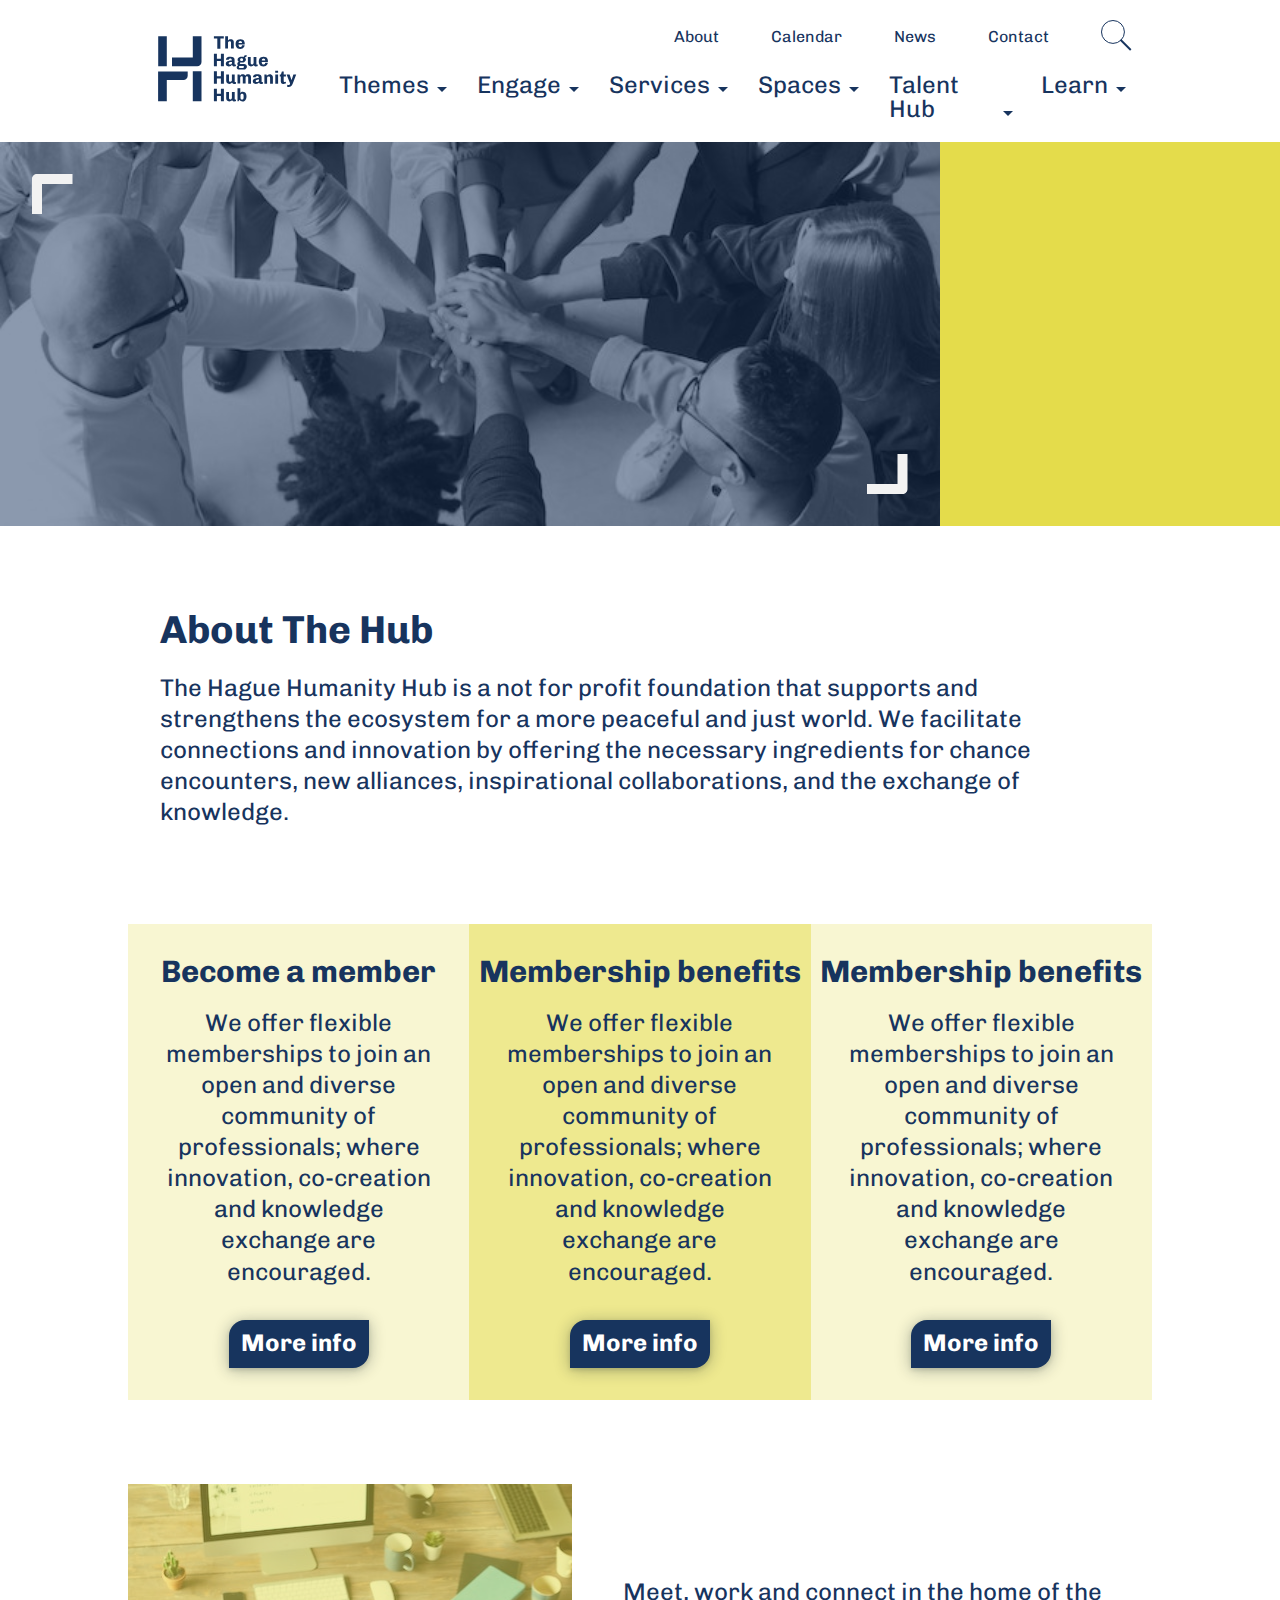
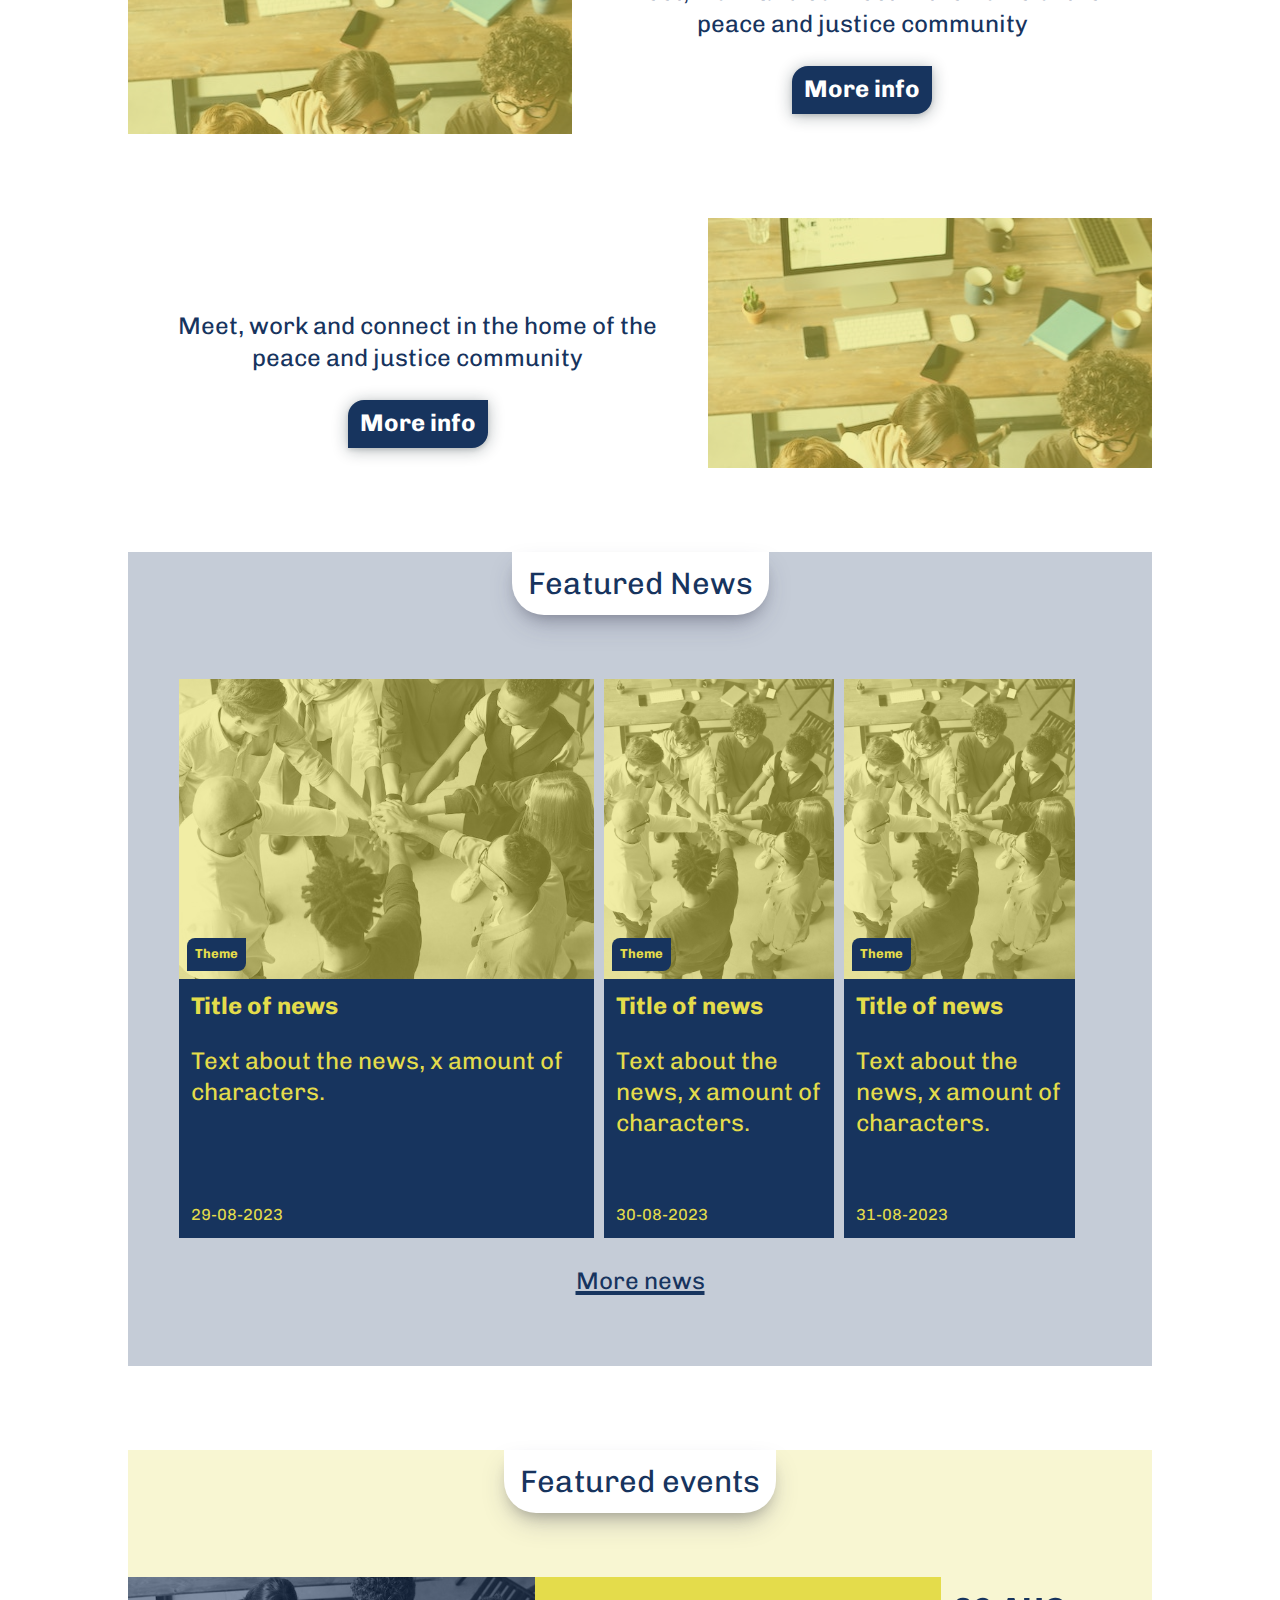
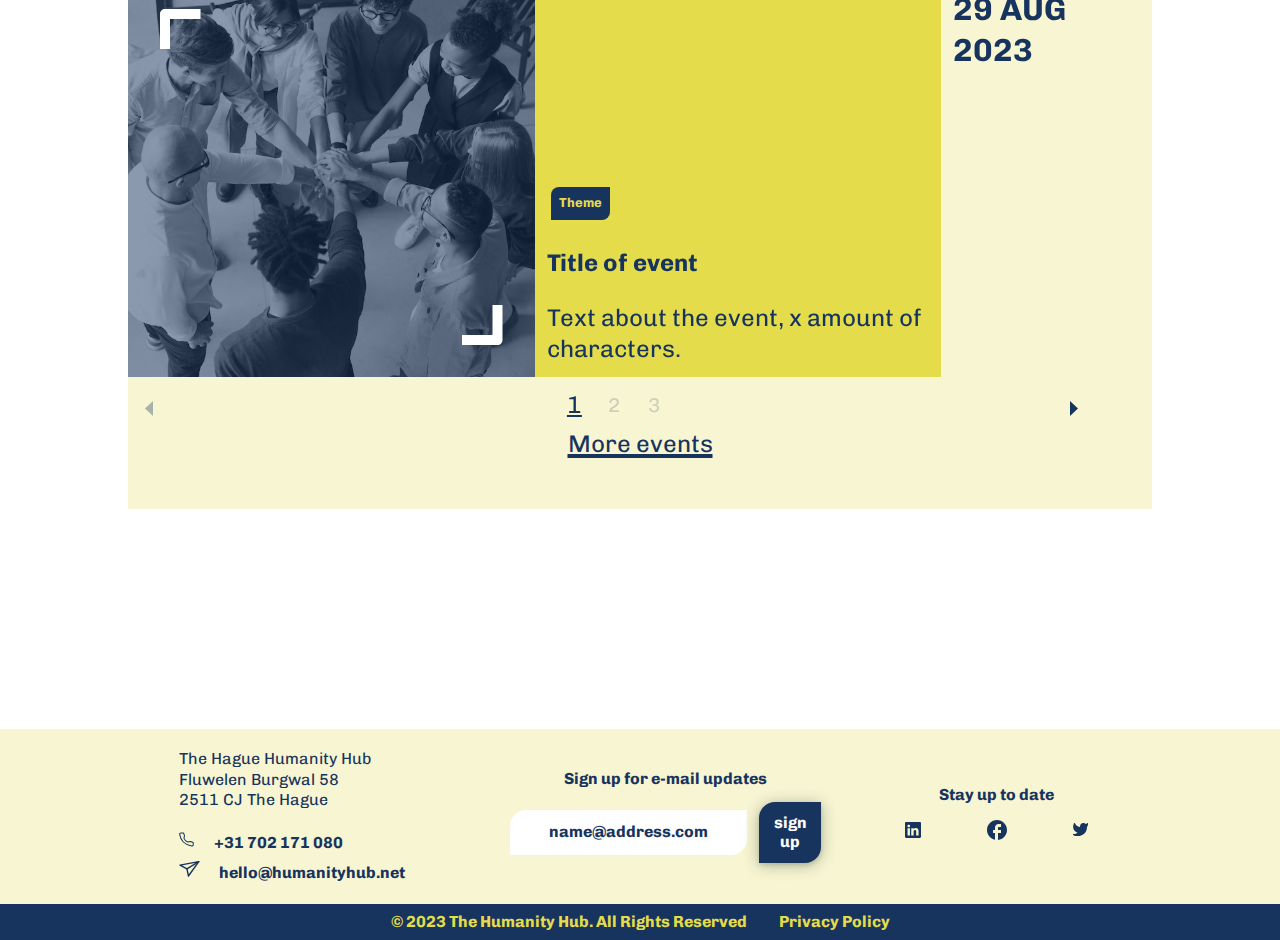
<file: index.html>
<!DOCTYPE html>
<html lang="en">
<head>
    <meta charset="UTF-8">
    <meta name="viewport" content="width=device-width, initial-scale=1.0">
    <title>The Hague Humanity Hub</title>
    <link rel="apple-touch-icon" sizes="180x180" href="apple-touch-icon.png">
    <link rel="icon" type="image/png" sizes="32x32" href="favicon-32x32.png">
    <link rel="icon" type="image/png" sizes="16x16" href="favicon-16x16.png">
    <link rel="manifest" href="site.webmanifest">
    <link rel="mask-icon" href="safari-pinned-tab.svg" color="#5bbad5">
    <meta name="msapplication-TileColor" content="#da532c">
    <meta name="theme-color" content="#ffffff">
    <link rel="stylesheet" href="./assets/style/styles.css">
    <link rel="stylesheet" href="https://cdn.jsdelivr.net/npm/swiper@10/swiper-bundle.min.css">
</head>

<body>
    <div class="big-screen">
        <header>
            <nav>
                <a href="index.html">
                    <svg width="199" height="125" viewBox="0 0 199 125" fill="none" xmlns="http://www.w3.org/2000/svg">
                    <g clip-path="url(#clip0_508_1931)">
                    <path d="M198.4 0H0V125H198.4V0Z" fill="white"/>
                    <path d="M38.8002 30.2002H30.2002V60.2002H38.8002V30.2002Z" fill="#17345E"/>
                    <path d="M73.5 65.2998H64.8V95.1998H73.5V65.2998Z" fill="#17345E"/>
                    <path d="M30.1001 65.2998V73.9998V95.1998H38.8001V73.9998H55.4001C57.8001 73.9998 59.7001 72.0998 59.7001 69.6998V65.3998H30.1001V65.2998Z" fill="#17345E"/>
                    <path d="M64.8 30.2002V51.5002H44V60.2002H69.2C71.6 60.2002 73.5 58.3002 73.5 55.9002V30.2002H64.8Z" fill="#17345E"/>
                    <path d="M89.3001 42.6002V32.6002H85.9001V30.2002H95.8001V32.6002H92.4001V42.7002H89.3001V42.6002Z" fill="#17345E"/>
                    <path d="M112.2 42.8998C111.3 42.8998 110.5 42.6998 109.8 42.3998C109.1 41.9998 108.6 41.4998 108.2 40.7998C107.8 40.0998 107.6 39.2998 107.6 38.2998V37.7998C107.6 36.7998 107.8 35.9998 108.2 35.2998C108.6 34.5998 109.2 34.0998 109.9 33.7998C110.6 33.4998 111.4 33.2998 112.3 33.2998H112.6C113.5 33.2998 114.2 33.4998 114.8 33.7998C115.4 34.0998 115.9 34.5998 116.2 35.1998C116.5 35.7998 116.7 36.4998 116.7 37.2998V38.3998H110.5C110.5 38.8998 110.6 39.3998 110.7 39.7998C110.8 40.1998 111 40.4998 111.3 40.6998C111.6 40.8998 111.9 40.9998 112.3 40.9998C112.7 40.9998 113 40.8998 113.2 40.7998C113.5 40.6998 113.7 40.3998 113.8 40.1998C113.9 39.8998 114 39.5998 114 39.1998H116.6C116.6 39.8998 116.4 40.4998 116 41.0998C115.6 41.5998 115.1 42.0998 114.5 42.3998C113.9 42.6998 113.1 42.8998 112.2 42.8998ZM110.6 37.0998H114C114 36.3998 113.8 35.8998 113.5 35.5998C113.2 35.2998 112.8 35.0998 112.3 35.0998C111.8 35.0998 111.4 35.2998 111.1 35.5998C110.8 35.8998 110.6 36.3998 110.6 37.0998Z" fill="#17345E"/>
                    <path d="M85.9001 60.1998V47.7998H88.9001V52.6998H92.9001V47.7998H95.9001V60.1998H92.9001V55.0998H88.9001V60.1998H85.9001Z" fill="#17345E"/>
                    <path d="M100.7 60.3998C100.2 60.3998 99.7002 60.2998 99.3002 60.0998C98.9002 59.8998 98.5002 59.6998 98.2002 59.2998C97.9002 58.8998 97.8002 58.3998 97.8002 57.7998C97.8002 57.0998 97.9002 56.5998 98.2002 56.1998C98.5002 55.7998 98.9002 55.4998 99.4002 55.1998C99.9002 54.9998 100.6 54.7998 101.3 54.6998C102.1 54.5998 102.9 54.5998 103.8 54.5998V53.8998C103.8 53.3998 103.7 53.0998 103.4 52.8998C103.1 52.6998 102.8 52.5998 102.3 52.5998C101.9 52.5998 101.5 52.6998 101.2 52.8998C100.9 53.0998 100.7 53.3998 100.7 53.6998V53.7998H98.0002V53.6998C98.0002 53.5998 98.0002 53.5998 98.0002 53.4998C98.0002 52.9998 98.2002 52.4998 98.5002 52.0998C98.8002 51.6998 99.3002 51.3998 99.9002 51.0998C100.5 50.8998 101.2 50.7998 102.1 50.7998H102.6C104 50.7998 105 51.0998 105.6 51.5998C106.3 52.0998 106.6 52.7998 106.6 53.6998V57.9998C106.6 58.1998 106.7 58.3998 106.8 58.4998C106.9 58.5998 107 58.6998 107.2 58.6998C107.3 58.6998 107.4 58.6998 107.6 58.5998C107.7 58.5998 107.8 58.4998 107.9 58.4998V59.9998C107.7 60.0998 107.5 60.1998 107.3 60.2998C107 60.3998 106.7 60.3998 106.3 60.3998C105.8 60.3998 105.5 60.2998 105.1 60.1998C104.8 60.0998 104.5 59.8998 104.4 59.5998C104.2 59.3998 104.1 59.0998 104.1 58.7998C103.8 59.1998 103.3 59.5998 102.8 59.8998C102.2 60.1998 101.5 60.3998 100.7 60.3998ZM102.1 58.5998C102.4 58.5998 102.7 58.4998 103 58.3998C103.3 58.2998 103.5 58.0998 103.7 57.7998C103.9 57.4998 104 57.1998 104 56.7998V55.9998C103.3 55.9998 102.7 55.9998 102.2 56.0998C101.7 56.1998 101.4 56.2998 101.1 56.5998C100.9 56.7998 100.7 57.0998 100.7 57.3998C100.7 57.7998 100.8 58.0998 101.1 58.2998C101.4 58.4998 101.7 58.5998 102.1 58.5998Z" fill="#17345E"/>
                    <path d="M110.9 63.6002C110.5 63.6002 110.1 63.5002 109.8 63.3002C109.5 63.1002 109.2 62.8002 109 62.5002C108.8 62.2002 108.7 61.8002 108.7 61.4002C108.7 61.0002 108.8 60.6002 109.1 60.2002C109.3 59.8002 109.7 59.5002 110.1 59.3002C109.8 59.1002 109.6 58.9002 109.5 58.6002C109.3 58.3002 109.3 58.0002 109.3 57.7002C109.3 57.3002 109.5 56.9002 109.8 56.5002C110.1 56.2002 110.5 55.9002 110.9 55.8002C110.5 55.6002 110.2 55.3002 110 55.0002C109.7 54.7002 109.6 54.2002 109.6 53.8002C109.6 53.3002 109.7 52.8002 110 52.3002C110.3 51.8002 110.7 51.5002 111.3 51.2002C111.9 50.9002 112.6 50.8002 113.5 50.8002C113.9 50.8002 114.2 50.8002 114.5 50.8002C114.8 50.8002 115.1 50.9002 115.3 50.9002C115.8 50.6002 116.1 50.3002 116.3 50.0002C116.5 49.7002 116.6 49.4002 116.6 49.2002H118.8C118.8 49.6002 118.7 50.0002 118.6 50.3002C118.4 50.6002 118.2 50.9002 117.9 51.1002C117.6 51.3002 117.3 51.5002 116.9 51.6002V51.7002C117.2 51.9002 117.4 52.2002 117.6 52.5002C117.8 52.8002 117.9 53.2002 117.9 53.6002C117.9 54.1002 117.7 54.6002 117.4 55.1002C117.1 55.5002 116.7 55.9002 116.1 56.2002C115.6 56.5002 114.9 56.6002 114.2 56.6002H112.9C112.5 56.6002 112.2 56.7002 112.1 56.8002C111.9 56.9002 111.8 57.1002 111.8 57.3002C111.8 57.5002 111.9 57.7002 112.1 57.8002C112.3 57.9002 112.6 58.0002 113 58.0002H116C116.9 58.0002 117.6 58.3002 118.1 58.8002C118.6 59.3002 118.9 59.9002 118.9 60.7002C118.9 61.2002 118.8 61.7002 118.5 62.1002C118.2 62.5002 117.9 62.9002 117.4 63.2002C116.9 63.5002 116.4 63.6002 115.8 63.6002H110.9ZM112 61.9002H114.9C115.2 61.9002 115.5 61.8002 115.7 61.6002C115.9 61.4002 116 61.2002 116 60.9002C116 60.7002 115.9 60.4002 115.7 60.3002C115.5 60.1002 115.3 60.0002 115 60.0002H112C111.7 60.0002 111.4 60.1002 111.2 60.3002C111 60.5002 110.9 60.7002 110.9 61.0002C110.9 61.3002 111 61.5002 111.2 61.7002C111.5 61.8002 111.7 61.9002 112 61.9002ZM113.6 55.1002C114.1 55.1002 114.4 55.0002 114.7 54.7002C115 54.4002 115.1 54.1002 115.1 53.7002C115.1 53.3002 115 53.0002 114.7 52.7002C114.4 52.4002 114.1 52.3002 113.6 52.3002C113.1 52.3002 112.8 52.4002 112.5 52.7002C112.2 53.0002 112.1 53.3002 112.1 53.7002C112.1 54.1002 112.2 54.4002 112.5 54.7002C112.7 54.9002 113.1 55.1002 113.6 55.1002Z" fill="#17345E"/>
                    <path d="M122.9 60.4C122 60.4 121.2 60.1 120.7 59.6C120.2 59.1 119.9 58.3 119.9 57.3V51H122.7V56.8C122.7 57.3 122.8 57.7 123 58C123.2 58.3 123.6 58.4 124 58.4C124.3 58.4 124.6 58.3 124.8 58.2C125 58.1 125.2 57.9 125.4 57.6C125.5 57.4 125.6 57.1 125.6 56.8V51H128.4V58C128.4 58.2 128.5 58.4 128.6 58.5C128.7 58.6 128.8 58.7 129 58.7C129.1 58.7 129.2 58.7 129.4 58.6C129.5 58.6 129.6 58.5 129.7 58.5V60C129.5 60.1 129.3 60.2 129.1 60.3C128.8 60.4 128.5 60.4 128.1 60.4C127.6 60.4 127.2 60.3 126.9 60.2C126.6 60.1 126.4 59.9 126.2 59.7C126 59.5 125.9 59.2 125.8 58.9C125.5 59.4 125.1 59.7 124.6 60C124.1 60.2 123.5 60.4 122.9 60.4Z" fill="#17345E"/>
                    <path d="M135.4 60.3998C134.5 60.3998 133.7 60.1998 133 59.8998C132.3 59.4998 131.8 58.9998 131.4 58.2998C131 57.5998 130.8 56.7998 130.8 55.7998V55.2998C130.8 54.2998 131 53.4998 131.4 52.7998C131.8 52.0998 132.4 51.5998 133.1 51.2998C133.8 50.9998 134.6 50.7998 135.5 50.7998H135.8C136.7 50.7998 137.4 50.9998 138 51.2998C138.6 51.5998 139.1 52.0998 139.4 52.6998C139.7 53.2998 139.9 53.9998 139.9 54.7998V55.8998H133.7C133.7 56.3998 133.8 56.8998 133.9 57.2998C134 57.6998 134.2 57.9998 134.5 58.1998C134.8 58.3998 135.1 58.4998 135.5 58.4998C135.9 58.4998 136.2 58.3998 136.4 58.2998C136.7 58.1998 136.9 57.8998 137 57.6998C137.1 57.3998 137.2 57.0998 137.2 56.6998H139.8C139.8 57.3998 139.6 57.9998 139.2 58.5998C138.8 59.0998 138.3 59.5998 137.7 59.8998C137 60.1998 136.3 60.3998 135.4 60.3998ZM133.8 54.5998H137.2C137.2 53.8998 137 53.3998 136.7 53.0998C136.4 52.7998 136 52.5998 135.5 52.5998C135 52.5998 134.6 52.7998 134.3 53.0998C134 53.3998 133.9 53.8998 133.8 54.5998Z" fill="#17345E"/>
                    <path d="M85.9001 77.6998V65.2998H88.9001V70.1998H92.9001V65.2998H95.9001V77.6998H92.9001V72.5998H88.9001V77.6998H85.9001Z" fill="#17345E"/>
                    <path d="M101.2 77.9004C100.3 77.9004 99.5002 77.6004 99.0002 77.1004C98.5002 76.6004 98.2002 75.8004 98.2002 74.8004V68.4004H101V74.2004C101 74.7004 101.1 75.1004 101.3 75.4004C101.5 75.7004 101.9 75.8004 102.3 75.8004C102.6 75.8004 102.9 75.7004 103.1 75.6004C103.3 75.5004 103.5 75.3004 103.7 75.0004C103.8 74.8004 103.9 74.5004 103.9 74.2004V68.5004H106.7V75.5004C106.7 75.7004 106.8 75.9004 106.9 76.0004C107 76.1004 107.1 76.2004 107.3 76.2004C107.4 76.2004 107.5 76.2004 107.7 76.1004C107.8 76.1004 107.9 76.0004 108 76.0004V77.6004C107.8 77.7004 107.6 77.8004 107.4 77.9004C107.1 78.0004 106.8 78.0004 106.4 78.0004C105.9 78.0004 105.5 77.9004 105.2 77.8004C104.9 77.7004 104.7 77.5004 104.5 77.3004C104.3 77.1004 104.2 76.8004 104.1 76.5004C103.8 77.0004 103.4 77.3004 102.9 77.6004C102.4 77.8004 101.8 77.9004 101.2 77.9004Z" fill="#17345E"/>
                    <path d="M109.5 77.7002V68.5002H111.6L111.9 69.8002C112.2 69.3002 112.6 69.0002 113 68.7002C113.4 68.4002 113.9 68.3002 114.6 68.3002C115.2 68.3002 115.7 68.4002 116.2 68.6002C116.7 68.8002 117 69.2002 117.3 69.7002C117.6 69.2002 118 68.8002 118.4 68.6002C118.9 68.4002 119.4 68.2002 120 68.2002C120.6 68.2002 121.1 68.3002 121.6 68.6002C122.1 68.8002 122.4 69.2002 122.6 69.6002C122.8 70.0002 123 70.6002 123 71.2002V77.7002H120.2V71.8002C120.2 71.3002 120.1 70.9002 119.9 70.7002C119.7 70.5002 119.4 70.3002 119 70.3002C118.8 70.3002 118.5 70.4002 118.3 70.5002C118.1 70.6002 117.9 70.8002 117.8 71.0002C117.7 71.2002 117.6 71.5002 117.6 71.8002V77.6002H114.8V71.7002C114.8 71.2002 114.7 70.8002 114.5 70.6002C114.3 70.4002 114 70.2002 113.6 70.2002C113.3 70.2002 113.1 70.3002 112.9 70.4002C112.7 70.5002 112.5 70.7002 112.4 70.9002C112.3 71.1002 112.2 71.4002 112.2 71.7002V77.5002H109.5V77.7002Z" fill="#17345E"/>
                    <path d="M127.7 77.8998C127.2 77.8998 126.7 77.7998 126.3 77.5998C125.9 77.3998 125.5 77.1998 125.2 76.7998C124.9 76.3998 124.8 75.8998 124.8 75.2998C124.8 74.5998 124.9 74.0998 125.2 73.6998C125.5 73.2998 125.9 72.9998 126.4 72.6998C126.9 72.4998 127.6 72.2998 128.3 72.1998C129.1 72.0998 129.9 72.0998 130.8 72.0998V71.3998C130.8 70.8998 130.7 70.5998 130.4 70.3998C130.1 70.1998 129.8 70.0998 129.3 70.0998C128.9 70.0998 128.5 70.1998 128.2 70.3998C127.9 70.5998 127.7 70.8998 127.7 71.1998V71.2998H125V71.1998C125 71.1998 125 71.0998 125 70.9998C125 70.4998 125.2 69.9998 125.5 69.5998C125.8 69.1998 126.3 68.8998 126.9 68.5998C127.5 68.3998 128.2 68.2998 129.1 68.2998H129.6C130.9 68.2998 132 68.5998 132.6 69.0998C133.3 69.5998 133.6 70.2998 133.6 71.1998V75.4998C133.6 75.6998 133.7 75.8998 133.8 75.9998C133.9 76.0998 134 76.1998 134.2 76.1998C134.3 76.1998 134.4 76.1998 134.6 76.0998C134.7 76.0998 134.8 75.9998 134.9 75.9998V77.5998C134.7 77.6998 134.5 77.7998 134.3 77.8998C134 77.9998 133.7 77.9998 133.3 77.9998C132.8 77.9998 132.5 77.8998 132.1 77.7998C131.8 77.6998 131.5 77.4998 131.4 77.1998C131.2 76.9998 131.1 76.6998 131.1 76.3998C130.8 76.7998 130.3 77.1998 129.8 77.4998C129.2 77.6998 128.5 77.8998 127.7 77.8998ZM129.1 76.0998C129.4 76.0998 129.7 75.9998 130 75.8998C130.3 75.7998 130.5 75.5998 130.7 75.2998C130.9 74.9998 131 74.6998 131 74.2998V73.5998C130.3 73.5998 129.7 73.5998 129.2 73.6998C128.7 73.7998 128.4 73.8998 128.1 74.1998C127.9 74.3998 127.7 74.6998 127.7 74.9998C127.7 75.3998 127.8 75.6998 128.1 75.8998C128.4 75.9998 128.7 76.0998 129.1 76.0998Z" fill="#17345E"/>
                    <path d="M136.4 77.6998V68.4998H138.5L138.8 69.7998C139.2 69.2998 139.6 68.8998 140.1 68.6998C140.6 68.4998 141.2 68.2998 141.8 68.2998C142.4 68.2998 143 68.3998 143.4 68.6998C143.9 68.8998 144.2 69.2998 144.5 69.6998C144.8 70.0998 144.9 70.6998 144.9 71.2998V77.7998H142.1V71.8998C142.1 71.3998 142 70.9998 141.7 70.7998C141.4 70.4998 141.1 70.3998 140.7 70.3998C140.4 70.3998 140.2 70.4998 139.9 70.5998C139.7 70.6998 139.5 70.8998 139.3 71.1998C139.2 71.3998 139.1 71.6998 139.1 71.9998V77.7998H136.4V77.6998Z" fill="#17345E"/>
                    <path d="M147.2 66.8002V64.7002H150.1V66.8002H147.2ZM147.3 77.7002V68.5002H150.1V77.7002H147.3Z" fill="#17345E"/>
                    <path d="M155.7 77.9C155.1 77.9 154.6 77.8 154.2 77.7C153.8 77.6 153.4 77.3 153.2 76.9C153 76.5 152.8 76.1 152.8 75.5V70.5H151.8V68.4H152.9L153.9 65.5H155.7V68.4H157.9V70.5H155.7V74.8C155.7 75.3 155.8 75.7 156 75.8C156.2 76 156.5 76 156.7 76C156.8 76 157 76 157.3 75.9C157.5 75.8 157.7 75.8 157.9 75.7V77.4C157.7 77.5 157.5 77.5 157.3 77.6C157 77.7 156.8 77.7 156.5 77.7C156.2 77.9 155.9 77.9 155.7 77.9Z" fill="#17345E"/>
                    <path d="M160.8 81.1C160.5 81.1 160.2 81.1 159.9 81C159.6 81 159.4 80.9 159.2 80.8V78.8C159.3 78.9 159.5 78.9 159.8 79C160 79 160.3 79.1 160.5 79.1C160.8 79.1 161.1 79 161.3 78.9C161.5 78.8 161.7 78.6 161.8 78.3C161.9 78.1 162 77.8 162.1 77.5L158.6 68.5H161.6L163.5 74.1H163.6L165.4 68.5H168.2L164.9 77.2C164.6 77.9 164.3 78.6 163.9 79.2C163.5 79.8 163.1 80.3 162.6 80.6C162.1 80.9 161.5 81.1 160.8 81.1Z" fill="#17345E"/>
                    <path d="M85.9001 95.1998V82.7998H88.9001V87.6998H92.9001V82.7998H95.9001V95.1998H92.9001V90.0998H88.9001V95.1998H85.9001Z" fill="#17345E"/>
                    <path d="M101.2 95.4C100.3 95.4 99.5002 95.1 99.0002 94.6C98.5002 94.1 98.2002 93.3 98.2002 92.3V86H101V91.8C101 92.3 101.1 92.7 101.3 93C101.5 93.3 101.9 93.4 102.3 93.4C102.6 93.4 102.9 93.3 103.1 93.2C103.3 93.1 103.5 92.9 103.7 92.6C103.8 92.4 103.9 92.1 103.9 91.8V86H106.7V93C106.7 93.2 106.8 93.4 106.9 93.5C107 93.6 107.1 93.7 107.3 93.7C107.4 93.7 107.5 93.7 107.7 93.6C107.8 93.6 107.9 93.5 108 93.5V95C107.8 95.1 107.6 95.2 107.4 95.3C107.1 95.4 106.8 95.4 106.4 95.4C105.9 95.4 105.5 95.3 105.2 95.2C104.9 95.1 104.7 94.9 104.5 94.7C104.3 94.5 104.2 94.2 104.1 93.9C103.8 94.4 103.4 94.7 102.9 95C102.4 95.3 101.8 95.4 101.2 95.4Z" fill="#17345E"/>
                    <path d="M114.6 95.4002C113.3 95.4002 112.2 94.9002 111.5 93.8002L110.5 95.2002H109.5V82.2002H112.3V87.0002C112.6 86.6002 112.9 86.3002 113.3 86.1002C113.7 85.9002 114.2 85.8002 114.9 85.8002C115.6 85.8002 116.2 86.0002 116.7 86.3002C117.2 86.6002 117.7 87.1002 118 87.7002C118.3 88.4002 118.5 89.2002 118.5 90.2002V90.6002C118.5 91.7002 118.3 92.6002 117.9 93.3002C117.5 94.0002 117.1 94.5002 116.5 94.9002C115.9 95.3002 115.3 95.4002 114.6 95.4002ZM114 93.6002C114.3 93.6002 114.6 93.5002 114.8 93.4002C115 93.2002 115.2 93.0002 115.4 92.7002C115.5 92.4002 115.6 92.0002 115.6 91.6002V89.6002C115.6 89.2002 115.5 88.8002 115.4 88.6002C115.3 88.3002 115.1 88.1002 114.9 87.9002C114.7 87.7002 114.4 87.7002 114.1 87.7002C113.8 87.7002 113.5 87.8002 113.3 87.9002C113.1 88.1002 112.9 88.3002 112.7 88.6002C112.5 88.9002 112.5 89.2002 112.5 89.7002V91.7002C112.5 92.1002 112.6 92.5002 112.7 92.8002C112.8 93.1002 113 93.3002 113.3 93.5002C113.4 93.5002 113.7 93.6002 114 93.6002Z" fill="#17345E"/>
                    <path d="M105.4 34.6002C105.1 34.2002 104.8 33.8002 104.3 33.6002C103.8 33.4002 103.3 33.2002 102.7 33.2002C102.1 33.2002 101.6 33.3002 101.2 33.5002C100.8 33.7002 100.4 34.1002 100 34.5002V30.2002H97.2002V42.6002H100V36.8002C100 36.5002 100.1 36.2002 100.2 36.0002C100.3 35.8002 100.5 35.6002 100.8 35.4002C101 35.3002 101.3 35.2002 101.6 35.2002C102 35.2002 102.3 35.3002 102.6 35.6002C102.9 35.9002 103 36.2002 103 36.7002V42.6002H105.8V36.1002C105.8 35.6002 105.7 35.1002 105.4 34.6002Z" fill="#17345E"/>
                    </g>
                    <defs>
                    <clipPath id="clip0_508_1931">
                    <rect width="198.4" height="125" fill="white"/>
                    </clipPath>
                    </defs>
                    </svg>
                </a>

                    <div class="mobile-open" id="mobileMenuButton">
                        <p>Menu</p>
                    </div>
                    <div class="menu-wrapper" id="mobileMenu">
                        <ul class="menu">
                            <li><a href="theme-page.html">Themes</a>
                                <ul class="dropdown">
                                    <li> <a href="#">Dropdown 1</a></li>
                                    <li> <a href="#">Dropdown 2</a></li>
                                </ul>
                            </li>
                            <li><a href="landing-page.html">Engage</a></li>
                            <li><a href="news-event-page.html">Services</a></li>
                            <li><a href="#">Spaces</a></li>
                            <li><a href="">Talent Hub</a></li>
                            <li><a href="page.html">Learn</a></li>
                        </ul>
                            <ul class="submenu">
                                <li><a href="member-listing-page.html">About</a></li>
                                <li><a href="calendar-listing-page.html">Calendar</a></li>
                                <li><a href="news-listing-page.html">News</a></li>
                                <li><a href="#">Contact</a></li>
                                <li><a href="listing-page.html">
                                        <svg width="31" height="31" viewBox="0 0 31 31" fill="none" xmlns="http://www.w3.org/2000/svg">
                                            <circle cx="11.9583" cy="11.9583" r="11.4583" stroke="#17345E"/>
                                            <line x1="19.4989" y1="19.7929" x2="29.7489" y2="30.0429" stroke="#17345E" stroke-width="2"/>
                                        </svg>
                                    </a>
                                </li>
                            </ul>
                    </div>
            </nav>
        </header>
    </div>

    <main>
        <div class="hero-block">
            <div class="overlay-blue">
                <svg class="top-icon" width="41" height="40" viewBox="0 0 41 40" xmlns="http://www.w3.org/2000/svg">
                    <path d="M10 5C10 2.23858 7.76142 0 5 0C2.23858 0 0 2.23858 0 5H10ZM0 5L0 40H10L10 5H0Z"/>
                    <path d="M5.5 0C2.73858 0 0.5 2.23858 0.5 5C0.5 7.76142 2.73858 10 5.5 10V0ZM5.5 10H40.5V0H5.5V10Z"/>
                </svg>
                    
                <figure class="hero-image">
                    <img src="./assets/images/meeting.jpg" alt="golven">
                </figure>

                <svg class="bottom-icon" width="41" height="40" viewBox="0 0 41 40" xmlns="http://www.w3.org/2000/svg">
                    <path d="M30.5 35C30.5 37.7614 32.7386 40 35.5 40C38.2614 40 40.5 37.7614 40.5 35L30.5 35ZM40.5 35L40.5 -4.37114e-07L30.5 4.37114e-07L30.5 35L40.5 35Z"/>
                    <path d="M35 40C37.7614 40 40 37.7614 40 35C40 32.2386 37.7614 30 35 30L35 40ZM35 30L-4.37114e-07 30L4.37114e-07 40L35 40L35 30Z"/>
                </svg>
            </div> 

            <div class="hero-text">
                <h1>Create better together</h1>
            </div>
        </div>

        <div class="big-screen">
            <div class="text-block">
                <h2>About The Hub</h2>
                <p>The Hague Humanity Hub is a not for profit foundation that supports and strengthens the ecosystem for a more peaceful and just world. We facilitate connections and innovation by offering the necessary ingredients for chance encounters, new alliances, inspirational collaborations, and the exchange of knowledge.</p>
            </div>

            <div class="call-to-action">
                <div class="call-to-action-block">
                        <h4 class="blue-text">Become a member</h4>
                            <p class="blue-text">We offer flexible memberships to join an open and diverse community of professionals; where innovation, co-creation and knowledge exchange are encouraged.</p>
                        <a class="button-blue" href="">More info</a>
                </div>

                    <div class="call-to-action-block">
                        <h4 class="blue-text">Membership benefits</h4>
                            <p class="blue-text">We offer flexible memberships to join an open and diverse community of professionals; where innovation, co-creation and knowledge exchange are encouraged.</p>
                        <a class="button-blue" href="">More info</a>
                    </div>

                <div class="call-to-action-block">
                        <h4 class="blue-text">Membership benefits</h4>
                            <p class="blue-text">We offer flexible memberships to join an open and diverse community of professionals; where innovation, co-creation and knowledge exchange are encouraged.</p>
                        <a class="button-blue" href="">More info</a>
                </div>
            </div>

            <div class="wrapper-background-image-button img-left">
                <div class="background" style="background-image: url('./assets/images/meeting.jpg');">
                    <div class="overlay-yellow background-button">

                    </div>
                </div>
                    <p>Meet, work and connect in the home of the peace and justice community</p>
                    <a class="button-blue" href="www.google.nl">More info</a>
            </div>

            <div class="wrapper-background-image-button img-right">
                <div class="background" style="background-image: url('./assets/images/meeting.jpg');">
                    <div class="overlay-yellow background-button">

                    </div>
                </div>
                    <p>Meet, work and connect in the home of the peace and justice community</p>
                    <a class="button-blue" href="www.google.nl">More info</a>
            </div>

            <div class="wrapper-featured-news">
                <h3 class="title-label">Featured News</h3>
                    <div class="swiper newsSwiper">
                        <div class="swiper-wrapper">
                            <div class="swiper-slide"> 
                                <div class="overlay-yellow">
                                    <img src="./assets/images/meeting.jpg" alt="">
                                    <p class="theme-label">Theme</p>
                                </div>
                                    <p class="title">Title of news</p>
                                    <p>Text about the news, x amount of characters.</p>
                                    <p class="date">29-08-2023</p>
                            </div>
                            <div class="swiper-slide"> 
                                <div class="overlay-yellow">
                                    <img src="./assets/images/meeting.jpg" alt="">
                                    <p class="theme-label">Theme</p>
                                </div>
                                    <p class="title">Title of news</p>
                                    <p>Text about the news, x amount of characters.</p>
                                    <p class="date">30-08-2023</p>
                            </div>
                            <div class="swiper-slide"> 
                                <div class="overlay-yellow">
                                    <img src="./assets/images/meeting.jpg" alt="">
                                    <p class="theme-label">Theme</p>
                                </div>
                                    <p class="title">Title of news</p>
                                    <p>Text about the news, x amount of characters.</p>
                                    <p class="date">31-08-2023</p>
                            </div>
                        </div>
                        <div class="swiper-pagination"></div>
                        <div class="swiper-button-prev"></div>
                        <div class="swiper-button-next"></div>
                    </div>
                <a href="news-listing-page.html">More news</a>
            </div>

            <div class="wrapper-featured-event">
                <h3 class="title-label">Featured events</h3>
                    <div class="swiper eventSwiper">
                        <div class="swiper-wrapper">
                            <div class="swiper-slide"> 
                                <p class="date">29 aug 2023</p>
                                    <div class="overlay-blue">
                                        <svg class="top-icon" width="41" height="40" viewBox="0 0 41 40" fill="none" xmlns="http://www.w3.org/2000/svg">
                                            <path d="M10 5C10 2.23858 7.76142 0 5 0C2.23858 0 0 2.23858 0 5H10ZM0 5L0 40H10L10 5H0Z" fill="white"/>
                                            <path d="M5.5 0C2.73858 0 0.5 2.23858 0.5 5C0.5 7.76142 2.73858 10 5.5 10V0ZM5.5 10H40.5V0H5.5V10Z" fill="white"/>
                                        </svg>
                                            <img src="./assets/images/meeting.jpg" alt="">
                                            <p class="theme-label">Theme</p>
                                        <svg class="bottom-icon" width="41" height="40" viewBox="0 0 41 40" fill="none" xmlns="http://www.w3.org/2000/svg">
                                            <path d="M30.5 35C30.5 37.7614 32.7386 40 35.5 40C38.2614 40 40.5 37.7614 40.5 35L30.5 35ZM40.5 35L40.5 -4.37114e-07L30.5 4.37114e-07L30.5 35L40.5 35Z" fill="white"/>
                                            <path d="M35 40C37.7614 40 40 37.7614 40 35C40 32.2386 37.7614 30 35 30L35 40ZM35 30L-4.37114e-07 30L4.37114e-07 40L35 40L35 30Z" fill="white"/>
                                        </svg>
                                    </div>
                                        <div class="event-info">
                                            <p class="theme-label">Theme</p>
                                            <p class="title">Title of event</p>
                                            <p>Text about the event, x amount of characters.</p>
                                        </div>
                            </div>
                            <div class="swiper-slide"> 
                                <p class="date">29 aug 2023</p>
                                    <div class="overlay-blue">
                                        <svg class="top-icon" width="41" height="40" viewBox="0 0 41 40" fill="none" xmlns="http://www.w3.org/2000/svg">
                                            <path d="M10 5C10 2.23858 7.76142 0 5 0C2.23858 0 0 2.23858 0 5H10ZM0 5L0 40H10L10 5H0Z" fill="white"/>
                                            <path d="M5.5 0C2.73858 0 0.5 2.23858 0.5 5C0.5 7.76142 2.73858 10 5.5 10V0ZM5.5 10H40.5V0H5.5V10Z" fill="white"/>
                                        </svg>
                                            <img src="./assets/images/meeting.jpg" alt="">
                                            <p class="theme-label">Theme</p>
                                        <svg class="bottom-icon" width="41" height="40" viewBox="0 0 41 40" fill="none" xmlns="http://www.w3.org/2000/svg">
                                            <path d="M30.5 35C30.5 37.7614 32.7386 40 35.5 40C38.2614 40 40.5 37.7614 40.5 35L30.5 35ZM40.5 35L40.5 -4.37114e-07L30.5 4.37114e-07L30.5 35L40.5 35Z" fill="white"/>
                                            <path d="M35 40C37.7614 40 40 37.7614 40 35C40 32.2386 37.7614 30 35 30L35 40ZM35 30L-4.37114e-07 30L4.37114e-07 40L35 40L35 30Z" fill="white"/>
                                        </svg>
                                    </div>
                                        <div class="event-info">
                                            <p class="theme-label">Theme</p>
                                            <p class="title">Title of event</p>
                                            <p>Text about the event, x amount of characters.</p>
                                    </div>
                            </div>
                            <div class="swiper-slide"> 
                                <p class="date">29 aug 2023</p>
                                    <div class="overlay-blue">
                                        <svg class="top-icon" width="41" height="40" viewBox="0 0 41 40" fill="none" xmlns="http://www.w3.org/2000/svg">
                                            <path d="M10 5C10 2.23858 7.76142 0 5 0C2.23858 0 0 2.23858 0 5H10ZM0 5L0 40H10L10 5H0Z" fill="white"/>
                                            <path d="M5.5 0C2.73858 0 0.5 2.23858 0.5 5C0.5 7.76142 2.73858 10 5.5 10V0ZM5.5 10H40.5V0H5.5V10Z" fill="white"/>
                                        </svg>
                                            <img src="./assets/images/meeting.jpg" alt="">
                                            <p class="theme-label">Theme</p>
                                        <svg class="bottom-icon" width="41" height="40" viewBox="0 0 41 40" fill="none" xmlns="http://www.w3.org/2000/svg">
                                            <path d="M30.5 35C30.5 37.7614 32.7386 40 35.5 40C38.2614 40 40.5 37.7614 40.5 35L30.5 35ZM40.5 35L40.5 -4.37114e-07L30.5 4.37114e-07L30.5 35L40.5 35Z" fill="white"/>
                                            <path d="M35 40C37.7614 40 40 37.7614 40 35C40 32.2386 37.7614 30 35 30L35 40ZM35 30L-4.37114e-07 30L4.37114e-07 40L35 40L35 30Z" fill="white"/>
                                        </svg>
                                    </div>
                                        <div class="event-info">
                                            <p class="theme-label">Theme</p>
                                            <p class="title">Title of event</p>
                                            <p>Text about the event, x amount of characters.</p>
                                        </div>
                            </div>
                        </div>
                            <div class="swiper-pagination"></div>
                            <div class="swiper-button-prev"></div>
                            <div class="swiper-button-next"></div>
                    </div>
                <a href="calendar-listing-page.html">More events</a>
            </div>

        </div>
    </main>
    
    <footer>
        <div class="big-screen">
            <div class="wrapper-footer">
                <address>
                    The Hague Humanity Hub<br>
                    Fluwelen Burgwal 58<br>
                    2511 CJ The Hague<br>
                    <br>
                    <a href="tel:+31702171080"> +31 702 171 080</a>
                    <a href="mailto:hello@humanityhub.net">hello@humanityhub.net</a> 
                </address>

                <div class="stay-up-to-date">
                    <p>Sign up for e-mail updates</p>
                    <div class="sign-up">
                        <input type="text" placeholder="name@address.com">
                        <button class="button-blue">sign up</button>
                    </div>
                </div>

                <div class="socials">
                    <p>Stay up to date</p>
                        <div class="social-icons">
                            <a href=""><svg width="16" height="16" viewBox="0 0 16 16" fill="none" xmlns="http://www.w3.org/2000/svg">
                                <g clip-path="url(#clip0_675_899)">
                                <path d="M0 1.146C0 0.513 0.526 0 1.175 0H14.825C15.474 0 16 0.513 16 1.146V14.854C16 15.487 15.474 16 14.825 16H1.175C0.526 16 0 15.487 0 14.854V1.146ZM4.943 13.394V6.169H2.542V13.394H4.943ZM3.743 5.182C4.58 5.182 5.101 4.628 5.101 3.934C5.086 3.225 4.581 2.686 3.759 2.686C2.937 2.686 2.4 3.226 2.4 3.934C2.4 4.628 2.921 5.182 3.727 5.182H3.743ZM8.651 13.394V9.359C8.651 9.143 8.667 8.927 8.731 8.773C8.904 8.342 9.299 7.895 9.963 7.895C10.832 7.895 11.179 8.557 11.179 9.529V13.394H13.58V9.25C13.58 7.03 12.396 5.998 10.816 5.998C9.542 5.998 8.971 6.698 8.651 7.191V7.216H8.635C8.64031 7.20765 8.64564 7.19932 8.651 7.191V6.169H6.251C6.281 6.847 6.251 13.394 6.251 13.394H8.651Z" fill="#FFD233"/>
                                </g>
                                <defs>
                                <clipPath id="clip0_675_899">
                                <rect width="16" height="16" fill="white"/>
                                </clipPath>
                                </defs>
                            </svg></a>

                            <a href=""><svg width="24" height="24" viewBox="0 0 24 24" fill="none" xmlns="http://www.w3.org/2000/svg">
                                <path d="M22 12C22 6.48 17.52 2 12 2C6.48 2 2 6.48 2 12C2 16.84 5.44 20.87 10 21.8V15H8V12H10V9.5C10 7.57 11.57 6 13.5 6H16V9H14C13.45 9 13 9.45 13 10V12H16V15H13V21.95C18.05 21.45 22 17.19 22 12Z" fill="#FFD233"/>
                            </svg></a>

                            <a href=""><svg width="15" height="15" viewBox="0 0 15 15" fill="none" xmlns="http://www.w3.org/2000/svg">
                                <g clip-path="url(#clip0_675_895)">
                                <path d="M14.977 1.46688C14.9703 1.36894 14.935 1.27513 14.8753 1.19716C14.8157 1.11918 14.7344 1.06048 14.6416 1.02839C14.5489 0.996289 14.4487 0.992211 14.3536 1.01666C14.2586 1.04111 14.1728 1.09301 14.107 1.16588C13.7801 1.53264 13.3544 1.79752 12.881 1.92888C12.2426 1.3312 11.4005 0.999034 10.526 0.999881C10.0613 1.00014 9.60111 1.09194 9.17184 1.27004C8.74257 1.44813 8.35258 1.70903 8.02414 2.03784C7.6957 2.36666 7.43524 2.75694 7.25763 3.18641C7.08002 3.61588 6.98874 4.07613 6.989 4.54088V4.98088C3.998 4.74988 2.4 2.47688 1.967 1.32488C1.93292 1.23359 1.8729 1.15425 1.79433 1.0966C1.71576 1.03896 1.62206 1.00554 1.52475 1.00044C1.42743 0.995342 1.33075 1.01879 1.24658 1.0679C1.16242 1.11701 1.09444 1.18965 1.051 1.27688C0.00400233 3.37288 -0.156998 5.40688 0.604002 7.13888C1.27 8.65588 2.61 9.86388 4.51 10.6649C3.647 11.2759 2.194 11.9999 0.500002 11.9999C0.392642 11.9997 0.28809 12.0342 0.201813 12.0981C0.115537 12.162 0.052118 12.2519 0.020939 12.3547C-0.01024 12.4574 -0.0075234 12.5674 0.0286869 12.6685C0.0648973 12.7696 0.132678 12.8563 0.222002 12.9159C1.847 13.9999 3.55 13.9999 5.132 13.9999H5.18C10.041 13.9999 13.98 10.0539 13.98 5.18788V4.70888C14.343 4.33888 14.626 3.96188 14.8 3.47288C14.993 2.92688 15.032 2.29488 14.977 1.46688Z" fill="#FFD233"/>
                                </g>
                                <defs>
                                <clipPath id="clip0_675_895">
                                <rect width="15" height="15" fill="white"/>
                                </clipPath>
                                </defs>
                            </svg></a>
                        </div>
                </div>
            </div>
        </div> 

        <div class="privacy">
            <p>&copy; 2023 The Humanity Hub. All Rights Reserved</p>
            <a href="">Privacy Policy</a>
        </div>
    </footer>

    <script src="script.js"></script>
   <!-- Swiper JS -->
  <script src="https://cdn.jsdelivr.net/npm/swiper@10/swiper-bundle.min.js"></script>

  <!-- Initialize Swiper -->
  <script>
    var swiper = new Swiper(".newsSwiper", {
      pagination: {
        el: ".swiper-pagination",
        clickable: true,
        renderBullet: function (index, className) {
          return '<span class="' + className + '">' + (index + 1) + "</span>";
        },
      },
      navigation: {
        nextEl: ".swiper-button-next",
        prevEl: ".swiper-button-prev",
      },
      breakpoints: {
        768: {
          slidesPerView: 3,
          spaceBetween: 10,
        }
    }
    });

    var swiper = new Swiper(".eventSwiper", {
      pagination: {
        el: ".swiper-pagination",
        clickable: true,
        renderBullet: function (index, className) {
          return '<span class="' + className + '">' + (index + 1) + "</span>";
        },
      },
      navigation: {
        nextEl: ".swiper-button-next",
        prevEl: ".swiper-button-prev",
      },
    }
    );
  </script>

<script src="https://cdnjs.cloudflare.com/ajax/libs/gsap/3.12.2/gsap.min.js"></script>

<script>
    gsap.from("h1", {
        duration:2,
        ease: "power1.inOut",
        x: 500,
        });
</script>
</body>
</html>
</file>
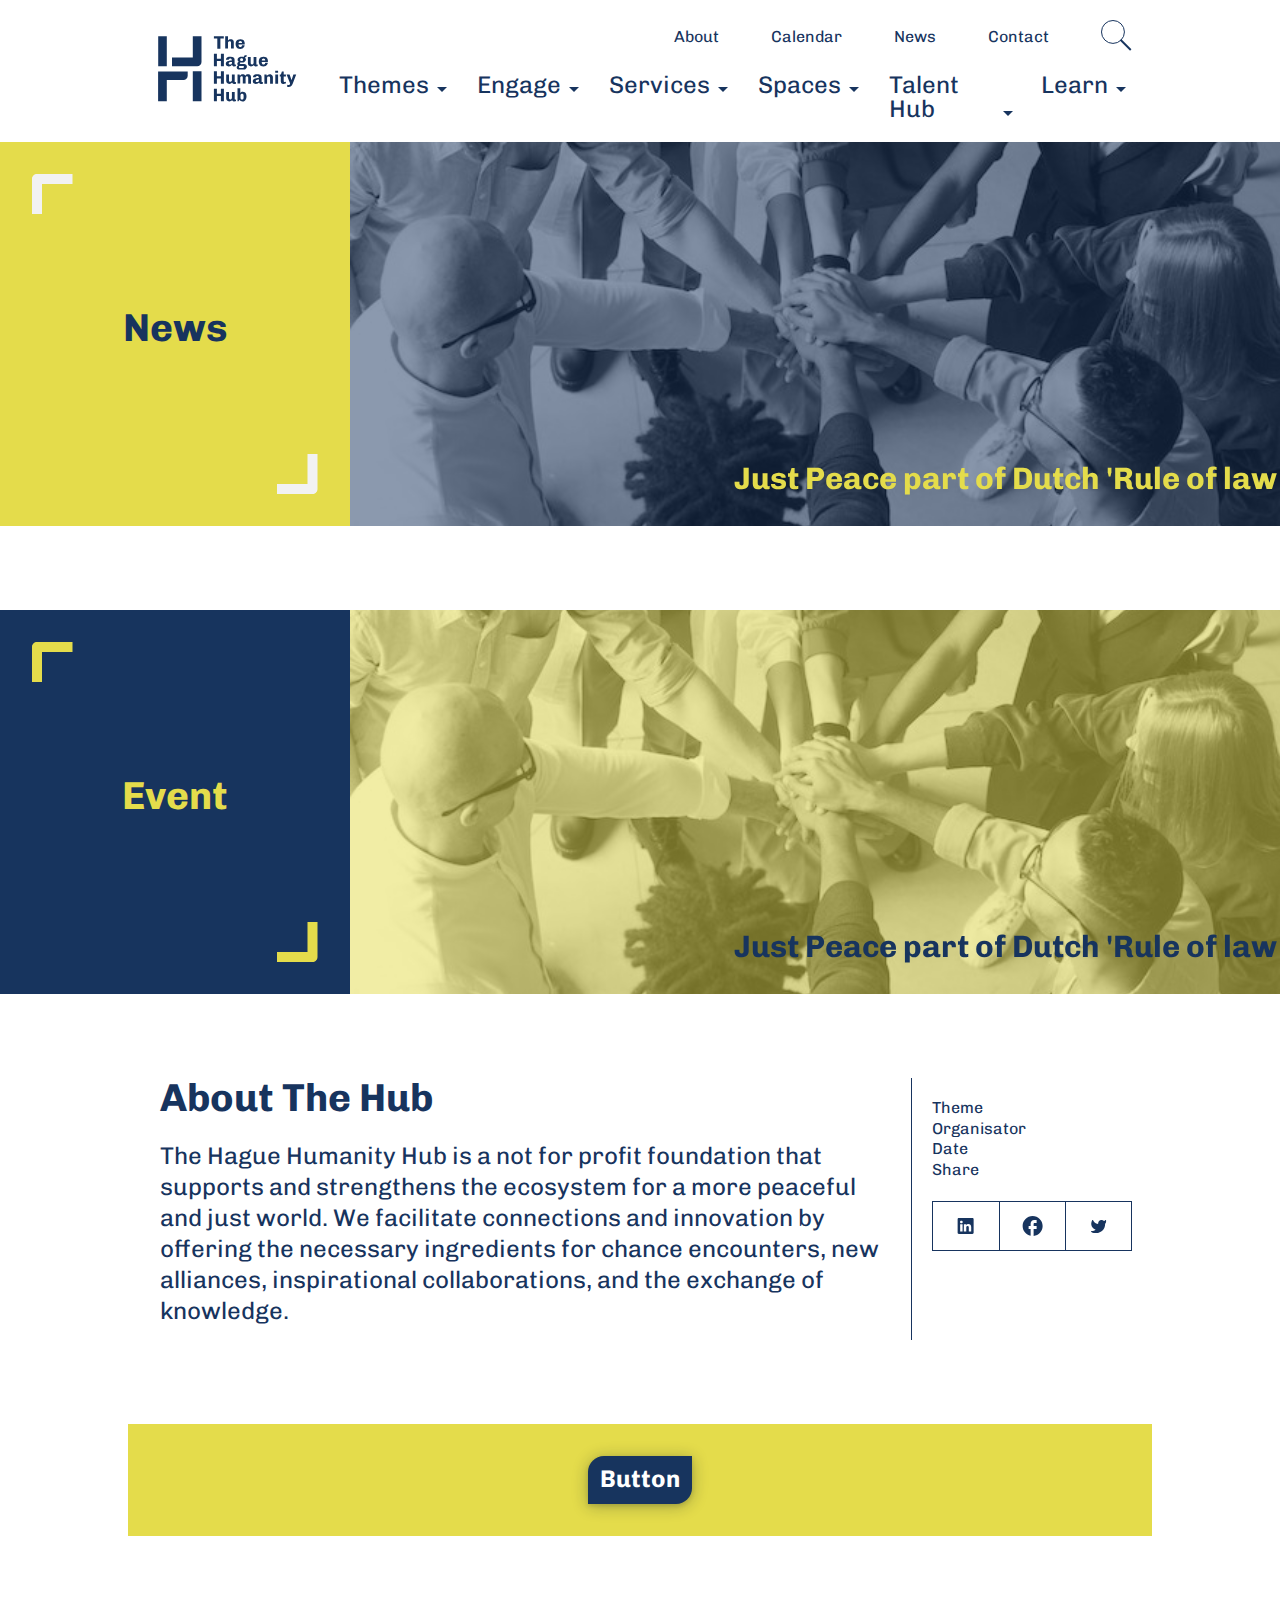
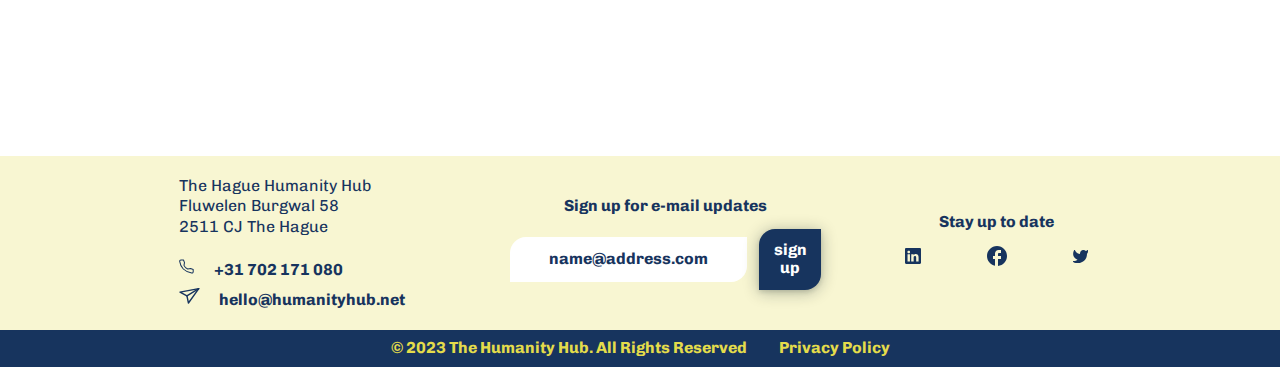
<file: news-event-page.html>
<!DOCTYPE html>
<html lang="en">
<head>
    <meta charset="UTF-8">
    <meta name="viewport" content="width=device-width, initial-scale=1.0">
    <title>The Hague Humanity Hub</title>
    <link rel="apple-touch-icon" sizes="180x180" href="apple-touch-icon.png">
    <link rel="icon" type="image/png" sizes="32x32" href="favicon-32x32.png">
    <link rel="icon" type="image/png" sizes="16x16" href="favicon-16x16.png">
    <link rel="manifest" href="site.webmanifest">
    <link rel="mask-icon" href="safari-pinned-tab.svg" color="#5bbad5">
    <meta name="msapplication-TileColor" content="#da532c">
    <meta name="theme-color" content="#ffffff">
    <link rel="stylesheet" href="./assets/style/styles.css">
    <link rel="stylesheet" href="https://cdn.jsdelivr.net/npm/swiper@10/swiper-bundle.min.css">
</head>

<body>
    <div class="big-screen">
        <header>
            <nav>
                <a href="index.html">
                    <svg width="199" height="125" viewBox="0 0 199 125" fill="none" xmlns="http://www.w3.org/2000/svg">
                    <g clip-path="url(#clip0_508_1931)">
                    <path d="M198.4 0H0V125H198.4V0Z" fill="white"/>
                    <path d="M38.8002 30.2002H30.2002V60.2002H38.8002V30.2002Z" fill="#17345E"/>
                    <path d="M73.5 65.2998H64.8V95.1998H73.5V65.2998Z" fill="#17345E"/>
                    <path d="M30.1001 65.2998V73.9998V95.1998H38.8001V73.9998H55.4001C57.8001 73.9998 59.7001 72.0998 59.7001 69.6998V65.3998H30.1001V65.2998Z" fill="#17345E"/>
                    <path d="M64.8 30.2002V51.5002H44V60.2002H69.2C71.6 60.2002 73.5 58.3002 73.5 55.9002V30.2002H64.8Z" fill="#17345E"/>
                    <path d="M89.3001 42.6002V32.6002H85.9001V30.2002H95.8001V32.6002H92.4001V42.7002H89.3001V42.6002Z" fill="#17345E"/>
                    <path d="M112.2 42.8998C111.3 42.8998 110.5 42.6998 109.8 42.3998C109.1 41.9998 108.6 41.4998 108.2 40.7998C107.8 40.0998 107.6 39.2998 107.6 38.2998V37.7998C107.6 36.7998 107.8 35.9998 108.2 35.2998C108.6 34.5998 109.2 34.0998 109.9 33.7998C110.6 33.4998 111.4 33.2998 112.3 33.2998H112.6C113.5 33.2998 114.2 33.4998 114.8 33.7998C115.4 34.0998 115.9 34.5998 116.2 35.1998C116.5 35.7998 116.7 36.4998 116.7 37.2998V38.3998H110.5C110.5 38.8998 110.6 39.3998 110.7 39.7998C110.8 40.1998 111 40.4998 111.3 40.6998C111.6 40.8998 111.9 40.9998 112.3 40.9998C112.7 40.9998 113 40.8998 113.2 40.7998C113.5 40.6998 113.7 40.3998 113.8 40.1998C113.9 39.8998 114 39.5998 114 39.1998H116.6C116.6 39.8998 116.4 40.4998 116 41.0998C115.6 41.5998 115.1 42.0998 114.5 42.3998C113.9 42.6998 113.1 42.8998 112.2 42.8998ZM110.6 37.0998H114C114 36.3998 113.8 35.8998 113.5 35.5998C113.2 35.2998 112.8 35.0998 112.3 35.0998C111.8 35.0998 111.4 35.2998 111.1 35.5998C110.8 35.8998 110.6 36.3998 110.6 37.0998Z" fill="#17345E"/>
                    <path d="M85.9001 60.1998V47.7998H88.9001V52.6998H92.9001V47.7998H95.9001V60.1998H92.9001V55.0998H88.9001V60.1998H85.9001Z" fill="#17345E"/>
                    <path d="M100.7 60.3998C100.2 60.3998 99.7002 60.2998 99.3002 60.0998C98.9002 59.8998 98.5002 59.6998 98.2002 59.2998C97.9002 58.8998 97.8002 58.3998 97.8002 57.7998C97.8002 57.0998 97.9002 56.5998 98.2002 56.1998C98.5002 55.7998 98.9002 55.4998 99.4002 55.1998C99.9002 54.9998 100.6 54.7998 101.3 54.6998C102.1 54.5998 102.9 54.5998 103.8 54.5998V53.8998C103.8 53.3998 103.7 53.0998 103.4 52.8998C103.1 52.6998 102.8 52.5998 102.3 52.5998C101.9 52.5998 101.5 52.6998 101.2 52.8998C100.9 53.0998 100.7 53.3998 100.7 53.6998V53.7998H98.0002V53.6998C98.0002 53.5998 98.0002 53.5998 98.0002 53.4998C98.0002 52.9998 98.2002 52.4998 98.5002 52.0998C98.8002 51.6998 99.3002 51.3998 99.9002 51.0998C100.5 50.8998 101.2 50.7998 102.1 50.7998H102.6C104 50.7998 105 51.0998 105.6 51.5998C106.3 52.0998 106.6 52.7998 106.6 53.6998V57.9998C106.6 58.1998 106.7 58.3998 106.8 58.4998C106.9 58.5998 107 58.6998 107.2 58.6998C107.3 58.6998 107.4 58.6998 107.6 58.5998C107.7 58.5998 107.8 58.4998 107.9 58.4998V59.9998C107.7 60.0998 107.5 60.1998 107.3 60.2998C107 60.3998 106.7 60.3998 106.3 60.3998C105.8 60.3998 105.5 60.2998 105.1 60.1998C104.8 60.0998 104.5 59.8998 104.4 59.5998C104.2 59.3998 104.1 59.0998 104.1 58.7998C103.8 59.1998 103.3 59.5998 102.8 59.8998C102.2 60.1998 101.5 60.3998 100.7 60.3998ZM102.1 58.5998C102.4 58.5998 102.7 58.4998 103 58.3998C103.3 58.2998 103.5 58.0998 103.7 57.7998C103.9 57.4998 104 57.1998 104 56.7998V55.9998C103.3 55.9998 102.7 55.9998 102.2 56.0998C101.7 56.1998 101.4 56.2998 101.1 56.5998C100.9 56.7998 100.7 57.0998 100.7 57.3998C100.7 57.7998 100.8 58.0998 101.1 58.2998C101.4 58.4998 101.7 58.5998 102.1 58.5998Z" fill="#17345E"/>
                    <path d="M110.9 63.6002C110.5 63.6002 110.1 63.5002 109.8 63.3002C109.5 63.1002 109.2 62.8002 109 62.5002C108.8 62.2002 108.7 61.8002 108.7 61.4002C108.7 61.0002 108.8 60.6002 109.1 60.2002C109.3 59.8002 109.7 59.5002 110.1 59.3002C109.8 59.1002 109.6 58.9002 109.5 58.6002C109.3 58.3002 109.3 58.0002 109.3 57.7002C109.3 57.3002 109.5 56.9002 109.8 56.5002C110.1 56.2002 110.5 55.9002 110.9 55.8002C110.5 55.6002 110.2 55.3002 110 55.0002C109.7 54.7002 109.6 54.2002 109.6 53.8002C109.6 53.3002 109.7 52.8002 110 52.3002C110.3 51.8002 110.7 51.5002 111.3 51.2002C111.9 50.9002 112.6 50.8002 113.5 50.8002C113.9 50.8002 114.2 50.8002 114.5 50.8002C114.8 50.8002 115.1 50.9002 115.3 50.9002C115.8 50.6002 116.1 50.3002 116.3 50.0002C116.5 49.7002 116.6 49.4002 116.6 49.2002H118.8C118.8 49.6002 118.7 50.0002 118.6 50.3002C118.4 50.6002 118.2 50.9002 117.9 51.1002C117.6 51.3002 117.3 51.5002 116.9 51.6002V51.7002C117.2 51.9002 117.4 52.2002 117.6 52.5002C117.8 52.8002 117.9 53.2002 117.9 53.6002C117.9 54.1002 117.7 54.6002 117.4 55.1002C117.1 55.5002 116.7 55.9002 116.1 56.2002C115.6 56.5002 114.9 56.6002 114.2 56.6002H112.9C112.5 56.6002 112.2 56.7002 112.1 56.8002C111.9 56.9002 111.8 57.1002 111.8 57.3002C111.8 57.5002 111.9 57.7002 112.1 57.8002C112.3 57.9002 112.6 58.0002 113 58.0002H116C116.9 58.0002 117.6 58.3002 118.1 58.8002C118.6 59.3002 118.9 59.9002 118.9 60.7002C118.9 61.2002 118.8 61.7002 118.5 62.1002C118.2 62.5002 117.9 62.9002 117.4 63.2002C116.9 63.5002 116.4 63.6002 115.8 63.6002H110.9ZM112 61.9002H114.9C115.2 61.9002 115.5 61.8002 115.7 61.6002C115.9 61.4002 116 61.2002 116 60.9002C116 60.7002 115.9 60.4002 115.7 60.3002C115.5 60.1002 115.3 60.0002 115 60.0002H112C111.7 60.0002 111.4 60.1002 111.2 60.3002C111 60.5002 110.9 60.7002 110.9 61.0002C110.9 61.3002 111 61.5002 111.2 61.7002C111.5 61.8002 111.7 61.9002 112 61.9002ZM113.6 55.1002C114.1 55.1002 114.4 55.0002 114.7 54.7002C115 54.4002 115.1 54.1002 115.1 53.7002C115.1 53.3002 115 53.0002 114.7 52.7002C114.4 52.4002 114.1 52.3002 113.6 52.3002C113.1 52.3002 112.8 52.4002 112.5 52.7002C112.2 53.0002 112.1 53.3002 112.1 53.7002C112.1 54.1002 112.2 54.4002 112.5 54.7002C112.7 54.9002 113.1 55.1002 113.6 55.1002Z" fill="#17345E"/>
                    <path d="M122.9 60.4C122 60.4 121.2 60.1 120.7 59.6C120.2 59.1 119.9 58.3 119.9 57.3V51H122.7V56.8C122.7 57.3 122.8 57.7 123 58C123.2 58.3 123.6 58.4 124 58.4C124.3 58.4 124.6 58.3 124.8 58.2C125 58.1 125.2 57.9 125.4 57.6C125.5 57.4 125.6 57.1 125.6 56.8V51H128.4V58C128.4 58.2 128.5 58.4 128.6 58.5C128.7 58.6 128.8 58.7 129 58.7C129.1 58.7 129.2 58.7 129.4 58.6C129.5 58.6 129.6 58.5 129.7 58.5V60C129.5 60.1 129.3 60.2 129.1 60.3C128.8 60.4 128.5 60.4 128.1 60.4C127.6 60.4 127.2 60.3 126.9 60.2C126.6 60.1 126.4 59.9 126.2 59.7C126 59.5 125.9 59.2 125.8 58.9C125.5 59.4 125.1 59.7 124.6 60C124.1 60.2 123.5 60.4 122.9 60.4Z" fill="#17345E"/>
                    <path d="M135.4 60.3998C134.5 60.3998 133.7 60.1998 133 59.8998C132.3 59.4998 131.8 58.9998 131.4 58.2998C131 57.5998 130.8 56.7998 130.8 55.7998V55.2998C130.8 54.2998 131 53.4998 131.4 52.7998C131.8 52.0998 132.4 51.5998 133.1 51.2998C133.8 50.9998 134.6 50.7998 135.5 50.7998H135.8C136.7 50.7998 137.4 50.9998 138 51.2998C138.6 51.5998 139.1 52.0998 139.4 52.6998C139.7 53.2998 139.9 53.9998 139.9 54.7998V55.8998H133.7C133.7 56.3998 133.8 56.8998 133.9 57.2998C134 57.6998 134.2 57.9998 134.5 58.1998C134.8 58.3998 135.1 58.4998 135.5 58.4998C135.9 58.4998 136.2 58.3998 136.4 58.2998C136.7 58.1998 136.9 57.8998 137 57.6998C137.1 57.3998 137.2 57.0998 137.2 56.6998H139.8C139.8 57.3998 139.6 57.9998 139.2 58.5998C138.8 59.0998 138.3 59.5998 137.7 59.8998C137 60.1998 136.3 60.3998 135.4 60.3998ZM133.8 54.5998H137.2C137.2 53.8998 137 53.3998 136.7 53.0998C136.4 52.7998 136 52.5998 135.5 52.5998C135 52.5998 134.6 52.7998 134.3 53.0998C134 53.3998 133.9 53.8998 133.8 54.5998Z" fill="#17345E"/>
                    <path d="M85.9001 77.6998V65.2998H88.9001V70.1998H92.9001V65.2998H95.9001V77.6998H92.9001V72.5998H88.9001V77.6998H85.9001Z" fill="#17345E"/>
                    <path d="M101.2 77.9004C100.3 77.9004 99.5002 77.6004 99.0002 77.1004C98.5002 76.6004 98.2002 75.8004 98.2002 74.8004V68.4004H101V74.2004C101 74.7004 101.1 75.1004 101.3 75.4004C101.5 75.7004 101.9 75.8004 102.3 75.8004C102.6 75.8004 102.9 75.7004 103.1 75.6004C103.3 75.5004 103.5 75.3004 103.7 75.0004C103.8 74.8004 103.9 74.5004 103.9 74.2004V68.5004H106.7V75.5004C106.7 75.7004 106.8 75.9004 106.9 76.0004C107 76.1004 107.1 76.2004 107.3 76.2004C107.4 76.2004 107.5 76.2004 107.7 76.1004C107.8 76.1004 107.9 76.0004 108 76.0004V77.6004C107.8 77.7004 107.6 77.8004 107.4 77.9004C107.1 78.0004 106.8 78.0004 106.4 78.0004C105.9 78.0004 105.5 77.9004 105.2 77.8004C104.9 77.7004 104.7 77.5004 104.5 77.3004C104.3 77.1004 104.2 76.8004 104.1 76.5004C103.8 77.0004 103.4 77.3004 102.9 77.6004C102.4 77.8004 101.8 77.9004 101.2 77.9004Z" fill="#17345E"/>
                    <path d="M109.5 77.7002V68.5002H111.6L111.9 69.8002C112.2 69.3002 112.6 69.0002 113 68.7002C113.4 68.4002 113.9 68.3002 114.6 68.3002C115.2 68.3002 115.7 68.4002 116.2 68.6002C116.7 68.8002 117 69.2002 117.3 69.7002C117.6 69.2002 118 68.8002 118.4 68.6002C118.9 68.4002 119.4 68.2002 120 68.2002C120.6 68.2002 121.1 68.3002 121.6 68.6002C122.1 68.8002 122.4 69.2002 122.6 69.6002C122.8 70.0002 123 70.6002 123 71.2002V77.7002H120.2V71.8002C120.2 71.3002 120.1 70.9002 119.9 70.7002C119.7 70.5002 119.4 70.3002 119 70.3002C118.8 70.3002 118.5 70.4002 118.3 70.5002C118.1 70.6002 117.9 70.8002 117.8 71.0002C117.7 71.2002 117.6 71.5002 117.6 71.8002V77.6002H114.8V71.7002C114.8 71.2002 114.7 70.8002 114.5 70.6002C114.3 70.4002 114 70.2002 113.6 70.2002C113.3 70.2002 113.1 70.3002 112.9 70.4002C112.7 70.5002 112.5 70.7002 112.4 70.9002C112.3 71.1002 112.2 71.4002 112.2 71.7002V77.5002H109.5V77.7002Z" fill="#17345E"/>
                    <path d="M127.7 77.8998C127.2 77.8998 126.7 77.7998 126.3 77.5998C125.9 77.3998 125.5 77.1998 125.2 76.7998C124.9 76.3998 124.8 75.8998 124.8 75.2998C124.8 74.5998 124.9 74.0998 125.2 73.6998C125.5 73.2998 125.9 72.9998 126.4 72.6998C126.9 72.4998 127.6 72.2998 128.3 72.1998C129.1 72.0998 129.9 72.0998 130.8 72.0998V71.3998C130.8 70.8998 130.7 70.5998 130.4 70.3998C130.1 70.1998 129.8 70.0998 129.3 70.0998C128.9 70.0998 128.5 70.1998 128.2 70.3998C127.9 70.5998 127.7 70.8998 127.7 71.1998V71.2998H125V71.1998C125 71.1998 125 71.0998 125 70.9998C125 70.4998 125.2 69.9998 125.5 69.5998C125.8 69.1998 126.3 68.8998 126.9 68.5998C127.5 68.3998 128.2 68.2998 129.1 68.2998H129.6C130.9 68.2998 132 68.5998 132.6 69.0998C133.3 69.5998 133.6 70.2998 133.6 71.1998V75.4998C133.6 75.6998 133.7 75.8998 133.8 75.9998C133.9 76.0998 134 76.1998 134.2 76.1998C134.3 76.1998 134.4 76.1998 134.6 76.0998C134.7 76.0998 134.8 75.9998 134.9 75.9998V77.5998C134.7 77.6998 134.5 77.7998 134.3 77.8998C134 77.9998 133.7 77.9998 133.3 77.9998C132.8 77.9998 132.5 77.8998 132.1 77.7998C131.8 77.6998 131.5 77.4998 131.4 77.1998C131.2 76.9998 131.1 76.6998 131.1 76.3998C130.8 76.7998 130.3 77.1998 129.8 77.4998C129.2 77.6998 128.5 77.8998 127.7 77.8998ZM129.1 76.0998C129.4 76.0998 129.7 75.9998 130 75.8998C130.3 75.7998 130.5 75.5998 130.7 75.2998C130.9 74.9998 131 74.6998 131 74.2998V73.5998C130.3 73.5998 129.7 73.5998 129.2 73.6998C128.7 73.7998 128.4 73.8998 128.1 74.1998C127.9 74.3998 127.7 74.6998 127.7 74.9998C127.7 75.3998 127.8 75.6998 128.1 75.8998C128.4 75.9998 128.7 76.0998 129.1 76.0998Z" fill="#17345E"/>
                    <path d="M136.4 77.6998V68.4998H138.5L138.8 69.7998C139.2 69.2998 139.6 68.8998 140.1 68.6998C140.6 68.4998 141.2 68.2998 141.8 68.2998C142.4 68.2998 143 68.3998 143.4 68.6998C143.9 68.8998 144.2 69.2998 144.5 69.6998C144.8 70.0998 144.9 70.6998 144.9 71.2998V77.7998H142.1V71.8998C142.1 71.3998 142 70.9998 141.7 70.7998C141.4 70.4998 141.1 70.3998 140.7 70.3998C140.4 70.3998 140.2 70.4998 139.9 70.5998C139.7 70.6998 139.5 70.8998 139.3 71.1998C139.2 71.3998 139.1 71.6998 139.1 71.9998V77.7998H136.4V77.6998Z" fill="#17345E"/>
                    <path d="M147.2 66.8002V64.7002H150.1V66.8002H147.2ZM147.3 77.7002V68.5002H150.1V77.7002H147.3Z" fill="#17345E"/>
                    <path d="M155.7 77.9C155.1 77.9 154.6 77.8 154.2 77.7C153.8 77.6 153.4 77.3 153.2 76.9C153 76.5 152.8 76.1 152.8 75.5V70.5H151.8V68.4H152.9L153.9 65.5H155.7V68.4H157.9V70.5H155.7V74.8C155.7 75.3 155.8 75.7 156 75.8C156.2 76 156.5 76 156.7 76C156.8 76 157 76 157.3 75.9C157.5 75.8 157.7 75.8 157.9 75.7V77.4C157.7 77.5 157.5 77.5 157.3 77.6C157 77.7 156.8 77.7 156.5 77.7C156.2 77.9 155.9 77.9 155.7 77.9Z" fill="#17345E"/>
                    <path d="M160.8 81.1C160.5 81.1 160.2 81.1 159.9 81C159.6 81 159.4 80.9 159.2 80.8V78.8C159.3 78.9 159.5 78.9 159.8 79C160 79 160.3 79.1 160.5 79.1C160.8 79.1 161.1 79 161.3 78.9C161.5 78.8 161.7 78.6 161.8 78.3C161.9 78.1 162 77.8 162.1 77.5L158.6 68.5H161.6L163.5 74.1H163.6L165.4 68.5H168.2L164.9 77.2C164.6 77.9 164.3 78.6 163.9 79.2C163.5 79.8 163.1 80.3 162.6 80.6C162.1 80.9 161.5 81.1 160.8 81.1Z" fill="#17345E"/>
                    <path d="M85.9001 95.1998V82.7998H88.9001V87.6998H92.9001V82.7998H95.9001V95.1998H92.9001V90.0998H88.9001V95.1998H85.9001Z" fill="#17345E"/>
                    <path d="M101.2 95.4C100.3 95.4 99.5002 95.1 99.0002 94.6C98.5002 94.1 98.2002 93.3 98.2002 92.3V86H101V91.8C101 92.3 101.1 92.7 101.3 93C101.5 93.3 101.9 93.4 102.3 93.4C102.6 93.4 102.9 93.3 103.1 93.2C103.3 93.1 103.5 92.9 103.7 92.6C103.8 92.4 103.9 92.1 103.9 91.8V86H106.7V93C106.7 93.2 106.8 93.4 106.9 93.5C107 93.6 107.1 93.7 107.3 93.7C107.4 93.7 107.5 93.7 107.7 93.6C107.8 93.6 107.9 93.5 108 93.5V95C107.8 95.1 107.6 95.2 107.4 95.3C107.1 95.4 106.8 95.4 106.4 95.4C105.9 95.4 105.5 95.3 105.2 95.2C104.9 95.1 104.7 94.9 104.5 94.7C104.3 94.5 104.2 94.2 104.1 93.9C103.8 94.4 103.4 94.7 102.9 95C102.4 95.3 101.8 95.4 101.2 95.4Z" fill="#17345E"/>
                    <path d="M114.6 95.4002C113.3 95.4002 112.2 94.9002 111.5 93.8002L110.5 95.2002H109.5V82.2002H112.3V87.0002C112.6 86.6002 112.9 86.3002 113.3 86.1002C113.7 85.9002 114.2 85.8002 114.9 85.8002C115.6 85.8002 116.2 86.0002 116.7 86.3002C117.2 86.6002 117.7 87.1002 118 87.7002C118.3 88.4002 118.5 89.2002 118.5 90.2002V90.6002C118.5 91.7002 118.3 92.6002 117.9 93.3002C117.5 94.0002 117.1 94.5002 116.5 94.9002C115.9 95.3002 115.3 95.4002 114.6 95.4002ZM114 93.6002C114.3 93.6002 114.6 93.5002 114.8 93.4002C115 93.2002 115.2 93.0002 115.4 92.7002C115.5 92.4002 115.6 92.0002 115.6 91.6002V89.6002C115.6 89.2002 115.5 88.8002 115.4 88.6002C115.3 88.3002 115.1 88.1002 114.9 87.9002C114.7 87.7002 114.4 87.7002 114.1 87.7002C113.8 87.7002 113.5 87.8002 113.3 87.9002C113.1 88.1002 112.9 88.3002 112.7 88.6002C112.5 88.9002 112.5 89.2002 112.5 89.7002V91.7002C112.5 92.1002 112.6 92.5002 112.7 92.8002C112.8 93.1002 113 93.3002 113.3 93.5002C113.4 93.5002 113.7 93.6002 114 93.6002Z" fill="#17345E"/>
                    <path d="M105.4 34.6002C105.1 34.2002 104.8 33.8002 104.3 33.6002C103.8 33.4002 103.3 33.2002 102.7 33.2002C102.1 33.2002 101.6 33.3002 101.2 33.5002C100.8 33.7002 100.4 34.1002 100 34.5002V30.2002H97.2002V42.6002H100V36.8002C100 36.5002 100.1 36.2002 100.2 36.0002C100.3 35.8002 100.5 35.6002 100.8 35.4002C101 35.3002 101.3 35.2002 101.6 35.2002C102 35.2002 102.3 35.3002 102.6 35.6002C102.9 35.9002 103 36.2002 103 36.7002V42.6002H105.8V36.1002C105.8 35.6002 105.7 35.1002 105.4 34.6002Z" fill="#17345E"/>
                    </g>
                    <defs>
                    <clipPath id="clip0_508_1931">
                    <rect width="198.4" height="125" fill="white"/>
                    </clipPath>
                    </defs>
                    </svg>
                </a>

                    <div class="mobile-open" id="mobileMenuButton">
                        <p>Menu</p>
                    </div>
                    <div class="menu-wrapper" id="mobileMenu">
                        <ul class="menu">
                            <li><a href="theme-page.html">Themes</a>
                                <ul class="dropdown">
                                    <li> <a href="#">Dropdown 1</a></li>
                                    <li> <a href="#">Dropdown 2</a></li>
                                </ul>
                            </li>
                            <li><a href="landing-page.html">Engage</a></li>
                            <li><a href="news-event-page.html">Services</a></li>
                            <li><a href="#">Spaces</a></li>
                            <li><a href="">Talent Hub</a></li>
                            <li><a href="page.html">Learn</a></li>
                        </ul>
                            <ul class="submenu">
                                <li><a href="member-listing-page.html">About</a></li>
                                <li><a href="calendar-listing-page.html">Calendar</a></li>
                                <li><a href="news-listing-page.html">News</a></li>
                                <li><a href="#">Contact</a></li>
                                <li><a href="listing-page.html">
                                        <svg width="31" height="31" viewBox="0 0 31 31" fill="none" xmlns="http://www.w3.org/2000/svg">
                                            <circle cx="11.9583" cy="11.9583" r="11.4583" stroke="#17345E"/>
                                            <line x1="19.4989" y1="19.7929" x2="29.7489" y2="30.0429" stroke="#17345E" stroke-width="2"/>
                                        </svg>
                                    </a>
                                </li>
                            </ul>
                    </div>
            </nav>
        </header>
    </div>

    <main>
        <div class="hero-block-news">
            <div class="hero-text">
                <svg class="top-icon" width="41" height="40" viewBox="0 0 41 40" xmlns="http://www.w3.org/2000/svg">
                    <path d="M10 5C10 2.23858 7.76142 0 5 0C2.23858 0 0 2.23858 0 5H10ZM0 5L0 40H10L10 5H0Z"/>
                    <path d="M5.5 0C2.73858 0 0.5 2.23858 0.5 5C0.5 7.76142 2.73858 10 5.5 10V0ZM5.5 10H40.5V0H5.5V10Z"/>
                </svg>
                <h2>News</h2>
                <svg class="bottom-icon" width="41" height="40" viewBox="0 0 41 40" xmlns="http://www.w3.org/2000/svg">
                    <path d="M30.5 35C30.5 37.7614 32.7386 40 35.5 40C38.2614 40 40.5 37.7614 40.5 35L30.5 35ZM40.5 35L40.5 -4.37114e-07L30.5 4.37114e-07L30.5 35L40.5 35Z"/>
                    <path d="M35 40C37.7614 40 40 37.7614 40 35C40 32.2386 37.7614 30 35 30L35 40ZM35 30L-4.37114e-07 30L4.37114e-07 40L35 40L35 30Z"/>
                </svg>
            </div>
            <div class="overlay-blue">
                <figure class="hero-image">
                    <img src="./assets/images/meeting.jpg" alt="golven">
                </figure>
                <h1>Just Peace part of Dutch 'Rule of law week'</h1>
            </div>           
        </div>

        <div class="hero-block-event">
            <div class="hero-text">
                <svg class="top-icon-yellow" width="41" height="40" viewBox="0 0 41 40" xmlns="http://www.w3.org/2000/svg">
                    <path d="M10 5C10 2.23858 7.76142 0 5 0C2.23858 0 0 2.23858 0 5H10ZM0 5L0 40H10L10 5H0Z"/>
                    <path d="M5.5 0C2.73858 0 0.5 2.23858 0.5 5C0.5 7.76142 2.73858 10 5.5 10V0ZM5.5 10H40.5V0H5.5V10Z"/>
                </svg>
                <h2 class="yellow-text">Event</h2>
                <svg class="bottom-icon-yellow" width="41" height="40" viewBox="0 0 41 40" xmlns="http://www.w3.org/2000/svg">
                    <path d="M30.5 35C30.5 37.7614 32.7386 40 35.5 40C38.2614 40 40.5 37.7614 40.5 35L30.5 35ZM40.5 35L40.5 -4.37114e-07L30.5 4.37114e-07L30.5 35L40.5 35Z"/>
                    <path d="M35 40C37.7614 40 40 37.7614 40 35C40 32.2386 37.7614 30 35 30L35 40ZM35 30L-4.37114e-07 30L4.37114e-07 40L35 40L35 30Z"/>
                </svg>
            </div>
            <div class="overlay-yellow">
                <figure class="hero-image">
                    <img src="./assets/images/meeting.jpg" alt="golven">
                </figure>
                <h1>Just Peace part of Dutch 'Rule of law week'</h1>
            </div>           
        </div>

        <div class="big-screen">
            <div class="text-block-metadata">
                <div class="text-block">
                    <h2>About The Hub</h2>
                    <p>The Hague Humanity Hub is a not for profit foundation that supports and strengthens the ecosystem for a more peaceful and just world. We facilitate connections and innovation by offering the necessary ingredients for chance encounters, new alliances, inspirational collaborations, and the exchange of knowledge.</p>
                </div>
                <div class="metadata">
                    <p>Theme</p>
                    <p>Organisator</p>
                    <p>Date</p>
                    <p>Share</p>
                    <div class="social-icons">
                        <svg width="16" height="16" viewBox="0 0 16 16" fill="none" xmlns="http://www.w3.org/2000/svg">
                            <g clip-path="url(#clip0_675_899)">
                            <path d="M0 1.146C0 0.513 0.526 0 1.175 0H14.825C15.474 0 16 0.513 16 1.146V14.854C16 15.487 15.474 16 14.825 16H1.175C0.526 16 0 15.487 0 14.854V1.146ZM4.943 13.394V6.169H2.542V13.394H4.943ZM3.743 5.182C4.58 5.182 5.101 4.628 5.101 3.934C5.086 3.225 4.581 2.686 3.759 2.686C2.937 2.686 2.4 3.226 2.4 3.934C2.4 4.628 2.921 5.182 3.727 5.182H3.743ZM8.651 13.394V9.359C8.651 9.143 8.667 8.927 8.731 8.773C8.904 8.342 9.299 7.895 9.963 7.895C10.832 7.895 11.179 8.557 11.179 9.529V13.394H13.58V9.25C13.58 7.03 12.396 5.998 10.816 5.998C9.542 5.998 8.971 6.698 8.651 7.191V7.216H8.635C8.64031 7.20765 8.64564 7.19932 8.651 7.191V6.169H6.251C6.281 6.847 6.251 13.394 6.251 13.394H8.651Z" fill="#FFD233"/>
                            </g>
                            <defs>
                            <clipPath>
                            <rect width="16" height="16" fill="white"/>
                            </clipPath>
                            </defs>
                        </svg>
                        <svg width="24" height="24" viewBox="0 0 24 24" fill="none" xmlns="http://www.w3.org/2000/svg">
                            <path d="M22 12C22 6.48 17.52 2 12 2C6.48 2 2 6.48 2 12C2 16.84 5.44 20.87 10 21.8V15H8V12H10V9.5C10 7.57 11.57 6 13.5 6H16V9H14C13.45 9 13 9.45 13 10V12H16V15H13V21.95C18.05 21.45 22 17.19 22 12Z" fill="#FFD233"/>
                        </svg>
                        <svg width="15" height="15" viewBox="0 0 15 15" fill="none" xmlns="http://www.w3.org/2000/svg">
                            <g clip-path="url(#clip0_675_895)">
                            <path d="M14.977 1.46688C14.9703 1.36894 14.935 1.27513 14.8753 1.19716C14.8157 1.11918 14.7344 1.06048 14.6416 1.02839C14.5489 0.996289 14.4487 0.992211 14.3536 1.01666C14.2586 1.04111 14.1728 1.09301 14.107 1.16588C13.7801 1.53264 13.3544 1.79752 12.881 1.92888C12.2426 1.3312 11.4005 0.999034 10.526 0.999881C10.0613 1.00014 9.60111 1.09194 9.17184 1.27004C8.74257 1.44813 8.35258 1.70903 8.02414 2.03784C7.6957 2.36666 7.43524 2.75694 7.25763 3.18641C7.08002 3.61588 6.98874 4.07613 6.989 4.54088V4.98088C3.998 4.74988 2.4 2.47688 1.967 1.32488C1.93292 1.23359 1.8729 1.15425 1.79433 1.0966C1.71576 1.03896 1.62206 1.00554 1.52475 1.00044C1.42743 0.995342 1.33075 1.01879 1.24658 1.0679C1.16242 1.11701 1.09444 1.18965 1.051 1.27688C0.00400233 3.37288 -0.156998 5.40688 0.604002 7.13888C1.27 8.65588 2.61 9.86388 4.51 10.6649C3.647 11.2759 2.194 11.9999 0.500002 11.9999C0.392642 11.9997 0.28809 12.0342 0.201813 12.0981C0.115537 12.162 0.052118 12.2519 0.020939 12.3547C-0.01024 12.4574 -0.0075234 12.5674 0.0286869 12.6685C0.0648973 12.7696 0.132678 12.8563 0.222002 12.9159C1.847 13.9999 3.55 13.9999 5.132 13.9999H5.18C10.041 13.9999 13.98 10.0539 13.98 5.18788V4.70888C14.343 4.33888 14.626 3.96188 14.8 3.47288C14.993 2.92688 15.032 2.29488 14.977 1.46688Z" fill="#FFD233"/>
                            </g>
                            <defs>
                            <clipPath>
                            <rect width="15" height="15" fill="white"/>
                            </clipPath>
                            </defs>
                        </svg>
                                
                    </div>
                </div>
            </div>

            <div class="button-block yellow">
                <a class="button-blue" href="#">Button</a>
            </div>
        </div>
    </main>
    
    <footer>
        <div class="big-screen">
            <div class="wrapper-footer">
                <address>
                    The Hague Humanity Hub<br>
                    Fluwelen Burgwal 58<br>
                    2511 CJ The Hague<br>
                    <br>
                    <a href="tel:+31702171080"> +31 702 171 080</a>
                    <a href="mailto:hello@humanityhub.net">hello@humanityhub.net</a> 
                </address>

                <div class="stay-up-to-date">
                    <p>Sign up for e-mail updates</p>
                    <div class="sign-up">
                        <input type="text" placeholder="name@address.com">
                        <button class="button-blue">sign up</button>
                    </div>
                </div>

                <div class="socials">
                    <p>Stay up to date</p>
                        <div class="social-icons">
                            <a href=""><svg width="16" height="16" viewBox="0 0 16 16" fill="none" xmlns="http://www.w3.org/2000/svg">
                                <g clip-path="url(#clip0_675_899)">
                                <path d="M0 1.146C0 0.513 0.526 0 1.175 0H14.825C15.474 0 16 0.513 16 1.146V14.854C16 15.487 15.474 16 14.825 16H1.175C0.526 16 0 15.487 0 14.854V1.146ZM4.943 13.394V6.169H2.542V13.394H4.943ZM3.743 5.182C4.58 5.182 5.101 4.628 5.101 3.934C5.086 3.225 4.581 2.686 3.759 2.686C2.937 2.686 2.4 3.226 2.4 3.934C2.4 4.628 2.921 5.182 3.727 5.182H3.743ZM8.651 13.394V9.359C8.651 9.143 8.667 8.927 8.731 8.773C8.904 8.342 9.299 7.895 9.963 7.895C10.832 7.895 11.179 8.557 11.179 9.529V13.394H13.58V9.25C13.58 7.03 12.396 5.998 10.816 5.998C9.542 5.998 8.971 6.698 8.651 7.191V7.216H8.635C8.64031 7.20765 8.64564 7.19932 8.651 7.191V6.169H6.251C6.281 6.847 6.251 13.394 6.251 13.394H8.651Z" fill="#FFD233"/>
                                </g>
                                <defs>
                                <clipPath>
                                <rect width="16" height="16" fill="white"/>
                                </clipPath>
                                </defs>
                            </svg></a>

                            <a href=""><svg width="24" height="24" viewBox="0 0 24 24" fill="none" xmlns="http://www.w3.org/2000/svg">
                                <path d="M22 12C22 6.48 17.52 2 12 2C6.48 2 2 6.48 2 12C2 16.84 5.44 20.87 10 21.8V15H8V12H10V9.5C10 7.57 11.57 6 13.5 6H16V9H14C13.45 9 13 9.45 13 10V12H16V15H13V21.95C18.05 21.45 22 17.19 22 12Z" fill="#FFD233"/>
                            </svg></a>

                            <a href=""><svg width="15" height="15" viewBox="0 0 15 15" fill="none" xmlns="http://www.w3.org/2000/svg">
                                <g clip-path="url(#clip0_675_895)">
                                <path d="M14.977 1.46688C14.9703 1.36894 14.935 1.27513 14.8753 1.19716C14.8157 1.11918 14.7344 1.06048 14.6416 1.02839C14.5489 0.996289 14.4487 0.992211 14.3536 1.01666C14.2586 1.04111 14.1728 1.09301 14.107 1.16588C13.7801 1.53264 13.3544 1.79752 12.881 1.92888C12.2426 1.3312 11.4005 0.999034 10.526 0.999881C10.0613 1.00014 9.60111 1.09194 9.17184 1.27004C8.74257 1.44813 8.35258 1.70903 8.02414 2.03784C7.6957 2.36666 7.43524 2.75694 7.25763 3.18641C7.08002 3.61588 6.98874 4.07613 6.989 4.54088V4.98088C3.998 4.74988 2.4 2.47688 1.967 1.32488C1.93292 1.23359 1.8729 1.15425 1.79433 1.0966C1.71576 1.03896 1.62206 1.00554 1.52475 1.00044C1.42743 0.995342 1.33075 1.01879 1.24658 1.0679C1.16242 1.11701 1.09444 1.18965 1.051 1.27688C0.00400233 3.37288 -0.156998 5.40688 0.604002 7.13888C1.27 8.65588 2.61 9.86388 4.51 10.6649C3.647 11.2759 2.194 11.9999 0.500002 11.9999C0.392642 11.9997 0.28809 12.0342 0.201813 12.0981C0.115537 12.162 0.052118 12.2519 0.020939 12.3547C-0.01024 12.4574 -0.0075234 12.5674 0.0286869 12.6685C0.0648973 12.7696 0.132678 12.8563 0.222002 12.9159C1.847 13.9999 3.55 13.9999 5.132 13.9999H5.18C10.041 13.9999 13.98 10.0539 13.98 5.18788V4.70888C14.343 4.33888 14.626 3.96188 14.8 3.47288C14.993 2.92688 15.032 2.29488 14.977 1.46688Z" fill="#FFD233"/>
                                </g>
                                <defs>
                                <clipPath>
                                <rect width="15" height="15" fill="white"/>
                                </clipPath>
                                </defs>
                            </svg></a>
                        </div>
                </div>
            </div>
        </div> 

        <div class="privacy">
            <p>&copy; 2023 The Humanity Hub. All Rights Reserved</p>
            <a href="">Privacy Policy</a>
        </div>
    </footer>

    <script src="script.js"></script>

    <script src="https://cdnjs.cloudflare.com/ajax/libs/gsap/3.12.2/gsap.min.js"></script>

    <script>
        gsap.from("h1", {
            duration:2,
            ease: "power1.inOut",
            x: 500,
            });

    </script>

</body>
</html>
</file>
<file: assets/style/styles.css>
/*! normalize.css v8.0.1 | MIT License | github.com/necolas/normalize.css */

/**
 * 1. Correct the line height in all browsers.
 * 2. Prevent adjustments of font size after orientation changes in iOS.
 */

html {
  line-height: 1.15;
  /* 1 */
  -webkit-text-size-adjust: 100%;
  /* 2 */
}

/* Sections
     ========================================================================== */

/**
   * Remove the margin in all browsers.
   */

body {
  margin: 0;
}

/**
   * Render the `main` element consistently in IE.
   */

main {
  display: block;
}

/**
   * Correct the font size and margin on `h1` elements within `section` and
   * `article` contexts in Chrome, Firefox, and Safari.
   */

h1 {
  font-size: 2em;
  margin: 0.67em 0;
}

/* Grouping content
     ========================================================================== */

/**
   * 1. Add the correct box sizing in Firefox.
   * 2. Show the overflow in Edge and IE.
   */

hr {
  box-sizing: content-box;
  /* 1 */
  height: 0;
  /* 1 */
  overflow: visible;
  /* 2 */
}

/**
   * 1. Correct the inheritance and scaling of font size in all browsers.
   * 2. Correct the odd `em` font sizing in all browsers.
   */

pre {
  font-family: monospace, monospace;
  /* 1 */
  font-size: 1em;
  /* 2 */
}

/* Text-level semantics
     ========================================================================== */

/**
   * Remove the gray background on active links in IE 10.
   */

a {
  background-color: transparent;
}

/**
   * 1. Remove the bottom border in Chrome 57-
   * 2. Add the correct text decoration in Chrome, Edge, IE, Opera, and Safari.
   */

abbr[title] {
  border-bottom: none;
  /* 1 */
  text-decoration: underline;
  /* 2 */
  text-decoration: underline dotted;
  /* 2 */
}

/**
   * Add the correct font weight in Chrome, Edge, and Safari.
   */

b,
strong {
  font-weight: bolder;
}

/**
   * 1. Correct the inheritance and scaling of font size in all browsers.
   * 2. Correct the odd `em` font sizing in all browsers.
   */

code,
kbd,
samp {
  font-family: monospace, monospace;
  /* 1 */
  font-size: 1em;
  /* 2 */
}

/**
   * Add the correct font size in all browsers.
   */

small {
  font-size: 80%;
}

/**
   * Prevent `sub` and `sup` elements from affecting the line height in
   * all browsers.
   */

sub,
sup {
  font-size: 75%;
  line-height: 0;
  position: relative;
  vertical-align: baseline;
}

sub {
  bottom: -0.25em;
}

sup {
  top: -0.5em;
}

/* Embedded content
     ========================================================================== */

/**
   * Remove the border on images inside links in IE 10.
   */

img {
  border-style: none;
}

/* Forms
     ========================================================================== */

/**
   * 1. Change the font styles in all browsers.
   * 2. Remove the margin in Firefox and Safari.
   */

button,
input,
optgroup,
select,
textarea {
  font-family: inherit;
  /* 1 */
  font-size: 100%;
  /* 1 */
  line-height: 1.15;
  /* 1 */
  margin: 0;
  /* 2 */
}

/**
   * Show the overflow in IE.
   * 1. Show the overflow in Edge.
   */

button,
input {
  /* 1 */
  overflow: visible;
}

/**
   * Remove the inheritance of text transform in Edge, Firefox, and IE.
   * 1. Remove the inheritance of text transform in Firefox.
   */

button,
select {
  /* 1 */
  text-transform: none;
}

/**
   * Correct the inability to style clickable types in iOS and Safari.
   */

button,
[type="button"],
[type="reset"],
[type="submit"] {
  -webkit-appearance: button;
}

/**
   * Remove the inner border and padding in Firefox.
   */

button::-moz-focus-inner,
[type="button"]::-moz-focus-inner,
[type="reset"]::-moz-focus-inner,
[type="submit"]::-moz-focus-inner {
  border-style: none;
  padding: 0;
}

/**
   * Restore the focus styles unset by the previous rule.
   */

button:-moz-focusring,
[type="button"]:-moz-focusring,
[type="reset"]:-moz-focusring,
[type="submit"]:-moz-focusring {
  outline: 1px dotted ButtonText;
}

/**
   * Correct the padding in Firefox.
   */

fieldset {
  padding: 0.35em 0.75em 0.625em;
}

/**
   * 1. Correct the text wrapping in Edge and IE.
   * 2. Correct the color inheritance from `fieldset` elements in IE.
   * 3. Remove the padding so developers are not caught out when they zero out
   *    `fieldset` elements in all browsers.
   */

legend {
  box-sizing: border-box;
  /* 1 */
  color: inherit;
  /* 2 */
  display: table;
  /* 1 */
  max-width: 100%;
  /* 1 */
  padding: 0;
  /* 3 */
  white-space: normal;
  /* 1 */
}

/**
   * Add the correct vertical alignment in Chrome, Firefox, and Opera.
   */

progress {
  vertical-align: baseline;
}

/**
   * Remove the default vertical scrollbar in IE 10+.
   */

textarea {
  overflow: auto;
}

/**
   * 1. Add the correct box sizing in IE 10.
   * 2. Remove the padding in IE 10.
   */

[type="checkbox"],
[type="radio"] {
  box-sizing: border-box;
  /* 1 */
  padding: 0;
  /* 2 */
}

/**
   * Correct the cursor style of increment and decrement buttons in Chrome.
   */

[type="number"]::-webkit-inner-spin-button,
[type="number"]::-webkit-outer-spin-button {
  height: auto;
}

/**
   * 1. Correct the odd appearance in Chrome and Safari.
   * 2. Correct the outline style in Safari.
   */

[type="search"] {
  -webkit-appearance: textfield;
  /* 1 */
  outline-offset: -2px;
  /* 2 */
}

/**
   * Remove the inner padding in Chrome and Safari on macOS.
   */

[type="search"]::-webkit-search-decoration {
  -webkit-appearance: none;
}

/**
   * 1. Correct the inability to style clickable types in iOS and Safari.
   * 2. Change font properties to `inherit` in Safari.
   */

::-webkit-file-upload-button {
  -webkit-appearance: button;
  /* 1 */
  font: inherit;
  /* 2 */
}

/* Interactive
     ========================================================================== */

/*
   * Add the correct display in Edge, IE 10+, and Firefox.
   */

details {
  display: block;
}

/*
   * Add the correct display in all browsers.
   */

summary {
  display: list-item;
}

/* Misc
     ========================================================================== */

/**
   * Add the correct display in IE 10+.
   */

template {
  display: none;
}

/**
   * Add the correct display in IE 10.
   */

[hidden] {
  display: none;
}

/* Reset css --> http://meyerweb.com/eric/tools/css/reset/ 
   v2.0 | 20110126
   License: none (public domain)
*/

html,
body,
div,
span,
applet,
object,
iframe,
h1,
h2,
h3,
h4,
h5,
h6,
p,
blockquote,
pre,
a,
abbr,
acronym,
address,
big,
cite,
code,
del,
dfn,
em,
img,
ins,
kbd,
q,
s,
samp,
small,
strike,
strong,
sub,
sup,
tt,
var,
b,
u,
i,
center,
dl,
dt,
dd,
ol,
ul,
li,
fieldset,
form,
label,
legend,
table,
caption,
tbody,
tfoot,
thead,
tr,
th,
td,
article,
aside,
canvas,
details,
embed,
figure,
figcaption,
footer,
header,
hgroup,
menu,
nav,
output,
ruby,
section,
summary,
time,
mark,
audio,
video {
  margin: 0;
  padding: 0;
  border: 0;
  font-size: 100%;
  font: inherit;
  vertical-align: baseline;
}

/* HTML5 display-role reset for older browsers */
article,
aside,
details,
figcaption,
figure,
footer,
header,
hgroup,
menu,
nav,
section {
  display: block;
}

body {
  line-height: 1;
}

ol,
ul {
  list-style: none;
}

blockquote,
q {
  quotes: none;
}

blockquote:before,
blockquote:after,
q:before,
q:after {
  content: '';
  content: none;
}

table {
  border-collapse: collapse;
  border-spacing: 0;
}

/* styles for The Hague Humanity Hub */

/* fonts */

@font-face {
  font-family: "Chivo-Regular";
  src: url(../fonts/Chivo-Regular.woff2) format('woff2');
  font-display: swap;
}

@font-face {
  font-family: "Chivo-Italic";
  src: url(../fonts/Chivo-Italic.woff2) format('woff2');
  font-display: swap;
}

@font-face {
  font-family: "Chivo-Bold";
  src: url(../fonts/Chivo-Bold.woff2) format('woff2');
  font-display: swap;
}

@font-face {
  font-family: "Chivo-BoldItalic";
  src: url(../fonts/Chivo-BoldItalic.woff2) format('woff2');
  font-display: swap;
}

@font-face {
  font-family: "Chivo-Thin";
  src: url(../fonts/Chivo-Thin.woff2) format('woff2');
  font-display: swap;
}

@font-face {
  font-family: "Chivo-ThinItalic";
  src: url(../fonts/Chivo-ThinItalic.woff) format('woff');
  font-display: swap;
}

:root {
  /** body font size */
  --text-base-size: 1rem;
  --body-line-height: 1.3;
  --heading-line-height: 1.1;

  /** type scale */
  --step--2: clamp(0.78rem, calc(0.77rem + 0.03vw), 0.80rem);
  --step--1: clamp(0.94rem, calc(0.92rem + 0.11vw), 1.00rem);
  --step-0: clamp(1.13rem, calc(1.08rem + 0.22vw), 1.25rem);
  --step-1: clamp(1.25rem, calc(1.28rem + 0.27vw), 1.56rem);
  --step-2: clamp(1.62rem, calc(1.50rem + 0.58vw), 1.95rem);
  --step-3: clamp(1.94rem, calc(1.77rem + 0.87vw), 2.44rem);
  --step-4: clamp(2.23rem, calc(2.08rem + 1.25vw), 3.05rem);
  --step-5: clamp(2.80rem, calc(2.45rem + 1.77vw), 3.82rem);

  /** controling the spacing scale */
  --space-unit: 1rem;
  --space-xxxxs: calc(0.125 * var(--space-unit));
  --space-xxxs: calc(0.25 * var(--space-unit));
  --space-xxs: calc(0.275 * var(--space-unit));
  --space-xs: calc(0.5 * var(--space-unit));
  --space-sm: calc(0.75 * var(--space-unit));
  --space-md: calc(1.25 * var(--space-unit));
  --space-lg: calc(2 * var(--space-unit));
  --space-xl: calc(3.25 * var(--space-unit));
  --space-xxl: calc(5.25 * var(--space-unit));
  --space-xxxl: calc(8.5 * var(--space-unit));
  --space-xxxxl: calc(13.75 * var(--space-unit));
  --component-padding: var(--space-md);

  /** Line-height */
  --component-body-line-height: calc(var(--body-line-height) * var(--line-height-multiplier, 1));
  --component-heading-line-height: calc(var(--heading-line-height) * var(--line-height-multiplier, 1));
  --line-height-multiplier: 1;
  --text-vspace-multiplier: 1;

  /** Font weight */

  --font-weight-1: 100;
  --font-weight-2: 200;
  --font-weight-3: 300;
  --font-weight-4: 400;
  --font-weight-5: 500;
  --font-weight-6: 600;
  --font-weight-7: 700;
  --font-weight-8: 800;
  --font-weight-9: 900;

  /** Font stack */

  --regular: "Chivo-Regular";
  --italic: "Chivo-Italic";

  --bold: "Chivo-Bold";
  --bold-italic: "Chivo-BoldItalic";

  --thin: "Chivo-Thin";
  --thin-italic: "Chivo-ThinItalic";

  /** Color setup, */

  --color-primary-blue: #17345e;
  --color-primary-green: #B2DAB8;
  --color-primary-yellow: #E4DC4B;
  --color-primary-purple: #A79FC8;
  --color-white: #f2f2f2;

  /** color transparency */
  --color-primary-blue-step1: rgba(23, 52, 94, 0.75);
  --color-primary-blue-step2: rgba(23, 52, 94, 0.5);
  --color-primary-blue-step3: rgba(23, 52, 94, 0.25);
  --color-primary-green-step1: rgba(178, 218, 184, 0.75);
  --color-primary-green-step2: rgba(178, 218, 184, 0.5);
  --color-primary-green-step3: rgba(178, 218, 184, 0.25);
  --color-primary-yellow-step1: rgba(228, 220, 75, 0.75);
  --color-primary-yellow-step2: rgba(228, 220, 75, 0.5);
  --color-primary-yellow-step3: rgba(228, 220, 75, 0.25);
  --color-primary-purple-step1: rgba(167, 159, 200, 0.75);
  --color-primary-purple-step2: rgba(167, 159, 200, 0.5);
  --color-primary-purple-step3: rgba(167, 159, 200, 0.25);

  /* feedback colors */

  --color-warning-darker: hsl(46, 100%, 41%);
  --color-warning-dark: hsl(46, 100%, 51%);
  --color-warning: hsl(46, 100%, 61%);
  --color-warning-light: hsl(46, 100%, 71%);
  --color-warning-lighter: hsl(46, 100%, 81%);

  --color-success-darker: hsl(94, 48%, 36%);
  --color-success-dark: hsl(94, 48%, 46%);
  --color-success: hsl(94, 48%, 56%);
  --color-success-light: hsl(94, 48%, 66%);
  --color-success-lighter: hsl(94, 48%, 76%);

  --color-error-darker: hsl(349, 75%, 31%);
  --color-error-dark: hsl(349, 75%, 41%);
  --color-error: hsl(349, 75%, 51%);
  --color-error-light: hsl(349, 75%, 61%);
  --color-error-lighter: hsl(349, 75%, 71%);

}

html {
  scroll-behavior: smooth
}

.blue {
  background-color: var(--color-primary-blue);
  color: var(--color-primary-yellow) !important;
}

.green {
  background-color: var(--color-primary-green);
}

.yellow {
  background-color: var(--color-primary-yellow);
}

.purple {
  background-color: var(--color-primary-purple);
}

.background-blue {
  background-color: var(--color-primary-blue-step3);
  padding-block: var(--space-xxl);
}

.background-green {
  background-color: var(--color-primary-green-step3);
  padding-block: var(--space-xxl);
}

.background-yellow {
  background-color: var(--color-primary-yellow-step3);
  padding-block: var(--space-xxl);
}

.background-purple {
  background-color: var(--color-primary-purple-step3);
  padding-block: var(--space-xxl);
}

.white {
  color: white;
}

.blue-text {
  color: var(--color-primary-blue);
}

.yellow-text {
  color: var(--color-primary-yellow);
}

.overlay-blue {
  position: relative;
  height: 100%;
  width: 100%;
  background: var(--color-primary-blue-step2);
}

.overlay-green {
  position: relative;
  height: 100%;
  width: 100%;
  background: var(--color-primary-green-step2);
}

.overlay-yellow {
  position: relative;
  height: 100%;
  width: 100%;
  background: var(--color-primary-yellow-step2);
}

.overlay-purple {
  position: relative;
  height: 100%;
  width: 100%;
  background: var(--color-primary-purple-step2);
}

.top-icon {
  position: absolute;
  top: var(--space-lg);
  left: var(--space-lg);
  background-position: top left;
  fill: var(--color-white);
}

.top-icon-yellow {
  position: absolute;
  top: var(--space-lg);
  left: var(--space-lg);
  background-position: top left;
  fill: var(--color-primary-yellow);
}

.bottom-icon {
  position: absolute;
  bottom: var(--space-lg);
  right: var(--space-lg);
  background-position: bottom right;
  fill: var(--color-white);
}

.bottom-icon-yellow {
  position: absolute;
  bottom: var(--space-lg);
  right: var(--space-lg);
  background-position: bottom right;
  fill: var(--color-primary-yellow);
}

main {
  max-width: 100dvw;
  overflow: hidden;
  margin-block-end: var(--space-xxxl);
}

h1 {
  font-family: var(--bold);
  font-size: var(--step-5);
  color: var(--color-primary-blue);
}

h2 {
  font-family: var(--bold);
  font-size: var(--step-3);
  color: var(--color-primary-blue);
  padding-block-end: var(--space-sm);
}

h3 {
  font-family: var(--bold);
  font-size: var(--step-2);
  margin-block-end: var(--space-md);
}

h4 {
  font-family: var(--bold);
  font-size: var(--step-2);
  margin-block-end: var(--space-md);
  width: 100%;
  text-align: center;
}

p {
  font-family: var(--regular);
  font-size: var(--step-1);
  color: var(--color-primary-blue);
  line-height: var(--body-line-height);
}

a {
  font-family: var(--regular);
  font-size: var(--step-1);
  text-decoration: none;
}

img:not(.member-block>figure>img) {
  -webkit-filter: grayscale(100%); /* Safari 6.0 - 9.0 */
  filter: grayscale(100%);
}

ul:not(.menu, .submenu, .dropdown) li,
ol li {
  font-family: var(--regular);
  font-size: var(--step-0);
  color: var(--color-primary-blue);
  margin-inline-start: var(--space-md);
  list-style-type: disc;
  line-height: var(--body-line-height);
}

ul:not(.menu, .submenu, .dropdown, .theme-link) a {
  text-decoration: underline;
}

.theme-label {
  /* background-color: var(--color-primary-blue); */
  font-family: var(--bold);
  font-size: var(--step--2);
  text-decoration: none;
  border: none;
  padding: var(--space-xs) !important;
  border-bottom-right-radius: 0.5rem;
  border-top-left-radius: 0.5rem;
  position: absolute;
  bottom: var(--space-xs);
  left: var(--space-xs);
}

/* menu */

nav {
  display: flex;
  flex-direction: row;
  justify-content: space-between;
  align-items: center;
}

.mobile-open p {
  padding: var(--space-md);
  font-family: var(--regular);
  font-size: var(--step-2);
  color: var(--color-primary-blue);
  text-decoration-line: underline;
  -moz-text-decoration-line: underline;
}

.show {
  display: flex !important;
}

.menu-wrapper {
  position: absolute;
  top: 8rem;
  width: 100%;
  background-color: var(--color-primary-blue);
  z-index: 100;
  gap: var(--space-md);
  display: none;
  flex-direction: column;
  padding-block: var(--space-md);
}

.menu {
  gap: var(--space-md);
  display: flex;
  flex-direction: column;
}

.menu > li {
  margin-inline: var(--space-md);
  font-family: var(--regular);
  font-size: var(--step-2);
  color: var(--color-primary-blue);
}

.menu > li > a {
  color: white;
  text-decoration: none;
  width: 100%;
  display: flex;
  align-items: end;
  justify-content: space-between;
  border-bottom: 2px solid var(--color-primary-blue);
}

.menu > li > a:hover {
  color: var(--color-primary-yellow);
}

.menu > li > a::after {
  content: '';
  background-image: url(../images/menu_down.svg);
  display: inline-flex;
  width: 1rem;
  height: 1rem;
  background-repeat: no-repeat;
}

.menu li:hover .dropdown {
  display: flex;
}

.dropdown {
  display: none;
  flex-direction: column;
  gap: var(--space-xs);
}

.dropdown a {
  color: white;
  text-decoration: none;
  font-size: var(--step-0);
}

.dropdown a:hover {
  color: var(--color-primary-yellow);
}

.submenu {
  display: flex;
  flex-direction: column;
  gap: var(--space-sm);
}

.submenu li a {
  font-size: var(--step--1);
  color: white;
  text-decoration: none;
  margin-inline: var(--space-md);
}

.submenu li a:hover {
  color: var(--color-primary-yellow);
}

@media screen and (min-width: 800px) {
  .mobile-open {
    display: none;
  }

  .menu-wrapper {
    display: flex;
    flex-direction: column-reverse;
    top: 0;
    position: relative;
    background-color: white;
  }

  .menu {
    flex-direction: row;
    justify-content: flex-end;
    gap: 0;
    position: relative;
  }

  .menu > li {
    border-bottom: none;
    margin-inline: var(--space-sm);
  }

  .menu > li:last-of-type {
    margin-inline-end: var(--space-md);
  }

  .menu > li > a {
    color: var(--color-primary-blue);
    border-bottom: none;
  }

  .menu > li > a::after {
    content: '';
    background-image: url(../images/menudownblue.svg);
    width: 1rem;
    height: 1rem;
    margin-inline-start: var(--space-xs);
    background-repeat: no-repeat;
  }

  .dropdown {
    position: absolute;
    gap: 0;
    background-color: white;
  }

  .dropdown li {
    padding: var(--space-md);
  }

  .dropdown li a {
    font-family: var(--regular);
    font-size: var(--step-0);
    text-decoration: none;
    color: var(--color-primary-blue);
  }

  .submenu {
    flex-direction: row;
    display: flex;
    justify-content: flex-end;
    align-items: center;
  }

  .submenu li {
    border-bottom: none;
  }

  .submenu li a {
    color: var(--color-primary-blue);
  }
}

.title-label {
  display: inline-flex;
  font-family: var(--regular);
  font-size: var(--step-2);
  color: var(--color-primary-blue);
  background-color: white;
  text-align: center;
  padding: 1rem;
  border-bottom-left-radius: 2rem;
  border-bottom-right-radius: 2rem;
  margin-block-end: var(--space-xl);
  box-shadow: rgba(50, 50, 93, 0.25) 0px 13px 27px -5px, rgba(0, 0, 0, 0.3) 0px 8px 16px -8px;
}

.hero-block {
  display: flex;
  flex-direction: column;
}

.hero-image {
  display: flex;
}

.hero-image img {
  width: 100%;
  z-index: -9;
  aspect-ratio: 16/9;
  object-fit: cover;
}

.hero-text {
  display: flex;
  flex: 1;
  background-color: var(--color-primary-yellow);
  align-items: center;
  justify-content: center;
  padding: var(--space-md);
}

.hero-block-news .hero-text,
.hero-block-event .hero-text {
  position: relative;
}

.hero-block-page {
  display: flex;
  flex-direction: column;
}

.hero-block-news,
.hero-block-event {
  display: flex;
  flex-direction: row;
}

.hero-block-news h1 {
  padding: var(--space-sm);
  position: absolute;
  bottom: var(--space-md);
  color: var(--color-primary-yellow);
  font-size: var(--step-2);
}

.hero-block-event h1 {
  padding: var(--space-sm);
  position: absolute;
  bottom: var(--space-md);
  color: var(--color-primary-blue);
  font-size: var(--step-2);
}

.hero-block-event .hero-text {
  background-color: var(--color-primary-blue);
}

.hero-block-news h2,
.hero-block-event h2 {
  rotate: 90deg;
}

.hero-block-news .top-icon,
.hero-block-news .bottom-icon,
.hero-block-event .top-icon,
.hero-block-event .bottom-icon,
.hero-block-news .top-icon-yellow,
.hero-block-news .bottom-icon-yellow,
.hero-block-event .top-icon-yellow,
.hero-block-event .bottom-icon-yellow  {
  display: none;
}

.hero-block-news .hero-text,
.hero-block-event .hero-text {
  flex: .5;
}

.hero-block-page .overlay-blue,
.hero-block-page .overlay-green,
.hero-block-page .overlay-yellow,
.hero-block-page .overlay-purple,
.hero-block-news .overlay-blue,
.hero-block-news .overlay-green,
.hero-block-news .overlay-yellow,
.hero-block-news .overlay-purple,
.hero-block-event .overlay-blue,
.hero-block-event .overlay-green,
.hero-block-event .overlay-yellow,
.hero-block-event .overlay-purple {
  flex: 3;
}

.hero-text-page {
  position: relative;
  display: flex;
  flex: 1;
  align-items: center;
  justify-content: center;
  margin: var(--space-xs);
}

.hero-block-page h1 {
  font-size: var(--step-4);
  text-wrap: nowrap;
  white-space: nowrap;
}

@media screen and (min-width: 768px) {
  .hero-block-page,
  .hero-block,
  .hero-block-news,
  .hero-block-event  {
    flex-direction: row;
  }

  .hero-image {
    max-height: 30dvw;
  }

  .hero-text {
    flex: 1; 
  }

  .hero-text h1 {
    padding-inline: var(--space-md);
  }

  .hero-text-page {
    right: var(--space-xxxl);
  }

  .hero-block-page h1 {
    font-size: var(--step-5);
  }

  .hero-block-news h2,
  .hero-block-event h2 {
    rotate: 0deg;
  }
  
  .hero-block-news .top-icon,
  .hero-block-news .bottom-icon,
  .hero-block-event .top-icon,
  .hero-block-event .bottom-icon,
  .hero-block-news .top-icon-yellow,
  .hero-block-news .bottom-icon-yellow,
  .hero-block-event .top-icon-yellow,
  .hero-block-event .bottom-icon-yellow  {
    display: block;
  }
  
  .hero-block-news .hero-text,
  .hero-block-event .hero-text {
    flex: 1;
  }
}

@media screen and (min-width: 1200px) {
  .hero-text-page {
    right: var(--space-xxxxl);
  }
}

.text-block {
  display: flex;
  flex-direction: column;
  color: var(--color-primary-blue);
  margin-block-end: var(--space-md);
  padding-inline-start: var(--space-lg);
  padding-inline-end: var(--space-lg);
}

.text-block p {
  margin-block: var(--space-sm);
}

@media screen and (min-width: 768px) {
  .text-block {
    margin-block: var(--space-xxl);
    max-width: 75dvw;
    margin-left: auto;
    margin-right: auto;
  }
}

.call-to-action,
.background-button,
.wrapper-featured-news,
.wrapper-featured-event,
.wrapper-background-image-button,
.hero-block-page,
.wrapper-sign-up,
.wrapper-background-image-text,
.related,
.text-block-color,
.text-block-metadata,
.hero-block,
.hero-block-news,
.hero-block-event,
.button-block,
.vacancy-table,
blockquote {
  margin-block-end: var(--space-xl);
}

.call-to-action {
  background-color: var(--color-primary-yellow-step3);
}

.call-to-action-block {
  display: flex;
  flex-direction: column;
  align-items: center;
  padding-block-end: var(--space-lg);
  padding-block-start: var(--space-lg);
  justify-content: space-around;
}

.call-to-action-block:nth-child(2) {
  background-color: var(--color-primary-yellow-step2);
}

.page-blocks,
.themes-blocks {
  display: flex;
  flex-direction: column;
  gap: var(--space-xl);
  padding-block-end: var(--space-xl)
}

.theme-block,
.theme-block-image {
  display: flex;
  flex-direction: column;
  align-items: center;
}

.call-to-action-block-image {
  display: flex;
  flex-direction: column;
  align-items: center;
  background-repeat: no-repeat;
}

.background-image {
  display: flex;
  flex-direction: column;
  align-items: center;
}

.call-to-action-block-image .background-image {
  padding-block-end: var(--space-md);
}

.call-to-action-block p,
.call-to-action-block-image p {
  padding-inline-start: var(--space-lg);
  padding-inline-end: var(--space-lg);
  text-align: center;
}

.call-to-action-block .button-blue {
  margin-block-start: var(--space-lg);
}

.white-icons h4::before {
  content: url('../images/icontop.svg');
  display: block;
  text-align: left;
  padding-inline-start: var(--space-lg);
}

.blue-icons h4::before {
  content: url('../images/icontopblue.svg');
  display: block;
  text-align: left;
  padding-inline-start: var(--space-lg);
}

blockquote.blue-text.blue-icons p::before {
  content: url('../images/icontopblue.svg');
  display: block;
  text-align: left;
}

.yellow-icons h4::before {
  content: url('../images/icontopyellow.svg');
  display: block;
  text-align: left;
  padding-inline-start: var(--space-lg);
}

.page-blocks .white-icons h4::after,
.white-icons p::after {
  content: url('../images/iconbottom.svg');
  display: block;
  text-align: right;
  padding-inline-end: var(--space-lg);
}

.page-blocks .blue-icons h4::after,
.blue-icons p::after {
  content: url('../images/iconbottomblue.svg');
  display: block;
  text-align: right;
  padding-inline-end: var(--space-lg);
}

blockquote.blue-text.blue-icons > p:after {
  content: url('../images/iconbottomblue.svg');
  display: block;
  text-align: right;
  padding-inline-end: 0;
}

.page-blocks .yellow-icons h4::after,
.yellow-icons p::after {
  content: url('../images/iconbottomyellow.svg');
  display: block;
  text-align: right;
  padding-inline-end: var(--space-lg);
}

.call-to-action .white-icons p::after,
.themes-blocks .white-icons p::after {
  content: url('../images/iconbottom.svg');
  display: block;
  text-align: right;
  padding-inline-end: 0;
}

.call-to-action .blue-icons p::after,
.themes-blocks .blue-icons p::after {
  content: url('../images/iconbottomblue.svg');
  display: block;
  text-align: right;
  padding-inline-end: 0;
}

.call-to-action .yellow-icons p::after,
.themes-blocks .yellow-icons p::after {
  content: url('../images/iconbottomyellow.svg');
  display: block;
  text-align: right;
  padding-inline-end: 0;
}

.themes-blocks p {
  padding-inline: var(--space-md);
  text-align: center;
  color: currentColor;
}

.theme-link {
  text-decoration: none !important;
  color: currentColor;
}

.page-blocks h4 {
  margin: 0;
}

.page-blocks a,
.themes-blocks a {
  width: 100%;
  margin: var(--space-md);
}

@media screen and (min-width: 768px) {
  .call-to-action,
  .background-button,
  .wrapper-featured-news,
  .wrapper-featured-event,
  .wrapper-background-image-button,
  .hero-block-page,
  .wrapper-sign-up,
  .wrapper-background-image-text,
  .related,
  .text-block-color,
  .text-block-metadata,
  .hero-block,
  .hero-block-news,
  .hero-block-event,
  .button-block,
  .vacancy-table,
  blockquote {
    margin-block-end: var(--space-xxl);
  }

  .call-to-action {
    display: flex;
    flex-direction: row;
  }

  .page-blocks {
    flex-direction: row;
    width: 80%;
    margin-left: auto;
    margin-right: auto;
  }

  .themes-blocks {
    flex-direction: row;
    width: 80%;
    margin-left: auto;
    margin-right: auto;
  }

  .theme-block,
  .theme-block-image {
    flex: .5;
  }
}

.wrapper-background-image-button,
.wrapper-background-image-text,
.wrapper-sign-up {
  display: grid;
  grid-template-columns: 1fr;
  grid-template-rows: 1fr;
}

.background {
  grid-column: 1/-1;
  grid-row: 1/-1;
  height: 250px;
  z-index: 2;
}

.wrapper-background-image-button p,
.wrapper-sign-up p {
  z-index: 4;
  grid-column: 1/-1;
  grid-row: 1;
  place-self: start;
  text-align: center;
  padding: var(--space-md);
}

.wrapper-background-image-text p {
  grid-column: 1/-1;
  grid-row: 3;
  place-self: start;
  text-align: center;
  padding: var(--space-md);
}

.wrapper-background-image-button a,
.wrapper-sign-up a {
  grid-column: 1/-1;
  grid-row: 1/-1;
  z-index: 4;
  place-self: end;
  margin: var(--space-md);
  justify-self: center;
}

.wrapper-background-image-text h3 {
  grid-column: 1;
  grid-row: 2;
  align-self: flex-start;
  justify-self: center;
  color: var(--color-primary-blue);
  margin-block: var(--space-md);
}

.wrapper-sign-up .stay-up-to-date {
  background-color: transparent;
}

.wrapper-sign-up input {
  background-color: var(--color-primary-yellow-step2);
}

@media screen and (min-width: 768px) {
  .img-left {
    grid-template-columns: 1fr 3fr;
  }

  .img-left .background {
    grid-column: 1/1;
    aspect-ratio: 16/9;
  }

 .img-left p {
    grid-column: 2 / -1;
    place-self: center;
  }

  .img-left a {
    grid-column: 2 / -1;
  }

  .img-right {
    grid-template-columns: 3fr 1fr;
  }

  .img-right .background {
    grid-column: 2 / -1;
    aspect-ratio: 16/9;
  }

  .img-right p {
    grid-column: 1;
    place-self: center;
  }

  .wrapper-background-image-text h3 {
    grid-row: 1;
  }

  .wrapper-background-image-text.img-left h3 {
    grid-column: 2;
  }

  .wrapper-background-image-text.img-right > p {
    grid-column: 1;
    grid-row: 1;
    place-self: center;
  }

  .wrapper-background-image-text.img-left > p {
    grid-column: 2;
    grid-row: 1;
    place-self: center;
  }

  .img-right a {
    grid-column: 1;
  }
}

.button-block {
  display: flex;
  flex-direction: row;
  justify-content: center;
  align-items: center;
}

.button-blue {
  background-color: var(--color-primary-blue);
  color: white;
  font-family: var(--bold);
  font-size: var(--step-1);
  text-decoration: none;
  border: none;
  padding: var(--space-sm);
  border-bottom-right-radius: 1rem;
  border-top-left-radius: 1rem;
  transition-duration: 1s;
  box-shadow: rgba(14, 30, 37, 0.12) 0px 2px 4px 0px, rgba(14, 30, 37, 0.32) 0px 2px 16px 0px;
}

.button-blue:hover,
.button-green:hover {
  transform: scale(1.25);

}

.button-green {
  background-color: var(--color-primary-green);
  color: var(--color-primary-blue);
  font-family: var(--bold);
  font-size: var(--step-1);
  text-decoration: none;
  border: none;
  padding: var(--space-sm);
  border-bottom-right-radius: 1rem;
  border-top-left-radius: 1rem;
  transition-duration: 1s;
  box-shadow: rgba(14, 30, 37, 0.12) 0px 2px 4px 0px, rgba(14, 30, 37, 0.32) 0px 2px 16px 0px;
}

.button-block.green,
.button-block.yellow,
.button-block.purple,
.button-block.blue {
  padding: var(--space-lg);
}

.background-button {
  display: flex;
  flex-direction: column;
  align-items: center;
  /* padding-block-end: var(--space-md); */
}

.background-button p {
  padding: var(--space-lg);
  text-align: center;
}

.wrapper-featured-news {
  background-color: var(--color-primary-blue-step3);
  display: flex;
  flex-direction: column;
  align-items: center;
  justify-content: center;
  padding-block-end: var(--space-xl);
  gap: var(--space-sm);
}

.wrapper-featured-event {
  background-color: var(--color-primary-yellow-step3);
  display: flex;
  flex-direction: column;
  align-items: center;
  justify-content: center;
  padding-block-end: var(--space-xl);
  gap: var(--space-sm);
}

.title {
  font-family: var(--bold);
}

.date {
  font-size: var(--step--1);
}

.wrapper-featured-news .theme-label {
  color: var(--color-primary-blue);
}

.wrapper-featured-event .theme-label {
  color: var(--color-primary-yellow);
}

.wrapper-featured-event .date {
  width: 10%;
  text-align: left;
  place-self: flex-start;
  font-size: 2rem;
  text-transform: uppercase;
  font-family: var(--bold);
}

/* featured news / events / swiper */

.swiper {
  width: 90%;
  height: 90%;
}

.wrapper-featured-news .swiper-slide {
  background: var(--color-primary-blue);
}

.wrapper-featured-event .event-info {
  background-color: var(--color-primary-yellow);
}

.wrapper-featured-event .top-icon,
.wrapper-featured-event .bottom-icon,
.wrapper-featured-event .event-info .theme-label {
  display: none;
}

.swiper-slide {
  width: 100%;
  height: 80% !important;
  text-align: center;
  font-size: var(--step-0);
  display: flex;
  justify-content: center;
  align-items: center;
}

.swiper-slide p {
  padding: var(--space-sm);
  text-align: left;
}

.wrapper-featured-news .swiper-slide > p {
  color: var(--color-primary-yellow);
}

.wrapper-featured-event a,
.wrapper-featured-news a {
  color: var(--color-primary-blue);
  text-decoration: underline .25rem var(--color-primary-blue);
}

.wrapper-featured-event .theme-label,
.wrapper-featured-news .theme-label {
  background-color: var(--color-primary-blue);
  color: var(--color-primary-yellow);
}

.swiper-slide img {
  position: relative;
  display: block;
  width: 100%;
  height: 100%;
  object-fit: cover;
  z-index: -1;
}

.swiper-pagination {
  position: relative !important;
  display: flex;
  flex-direction: row !important;
  align-items: center !important;
  justify-content: center !important;
  margin-block-start: var(--space-sm);
  bottom: 0 !important;
  color: var(--color-primary-blue);
}

.swiper-pagination-bullet {
  width: 2rem !important;
  height: 2rem !important;
  display: flex !important;
  align-items: center;
  justify-content: center;
  text-align: center;
  line-height: 20px;
  font-size: var(--step-0);
  font-family: var(--regular);
  color: var(--color-primary-blue);
  opacity: 1;
  background: none !important;
}

.swiper-pagination-bullet-active {
  color: var(--color-primary-blue);
  font-size: var(--step-1) !important;
  text-decoration-line: underline;
  -moz-text-decoration-line: underline;
}

.swiper-button-next, 
.swiper-button-prev {
  position: relative !important;
  height: var(--step-0) !important;
}

.swiper-button-prev {
  float: left !important;
}

.swiper-button-next {
  float: right !important;
}

.swiper-button-prev::after {
  content: "" !important;
  background-image: url(../images/prev.svg) !important;
  width: 1rem;
  height: 1rem;
  background-repeat: no-repeat;
}

.swiper-button-next::after {
  content: "" !important;
  background-image: url(../images/next.svg) !important;
  width: 1rem;
  height: 1rem;
  background-repeat: no-repeat;
}

@media screen and (min-width: 768px) {

  .wrapper-featured-news .swiper-slide:first-of-type {
    width: 45% !important;
  }

  .wrapper-featured-news .swiper-slide {
    width: 25% !important;
  }

  .wrapper-featured-news .swiper-slide img {
    height: 300px;
  }

  .wrapper-featured-news .swiper-slide p:nth-child(3) {
    height: 15dvh;
  }

  .wrapper-featured-news a {
    margin-block: var(--space-md);
  }

  .wrapper-featured-event .top-icon,
  .wrapper-featured-event .bottom-icon {
    display: block;
  }

  .wrapper-featured-event .swiper {
    place-self: flex-start;
    margin: 0;
    width: 95%;
  }

  .wrapper-featured-event .swiper-slide {
    background-color: transparent;
    display: flex;
    flex-direction: row;
  }

  .wrapper-featured-event .date {
    flex: 1;
    order: 3;
    margin: 0;
  }

  .wrapper-featured-event .overlay-blue,
  .wrapper-featured-event .overlay-yellow,
  .wrapper-featured-event .overlay-purple,
  .wrapper-featured-event .overlay-green {
    order: 1;
    flex: 3;
  }

  .wrapper-featured-event .overlay-blue .theme-label,
  .wrapper-featured-event .overlay-yellow .theme-label,
  .wrapper-featured-event .overlay-purple .theme-label,
  .wrapper-featured-event .overlay-green .theme-label {
    display: none;
  }

  .wrapper-featured-event .swiper-slide img {
    height: 400px;
  }

  .wrapper-featured-event .event-info {
    order: 2;
    flex: 3;
    display: flex;
    flex-direction: column;
    height: 400px;
    justify-content: flex-end;
    align-items: flex-start;
  }

  .wrapper-featured-event .event-info .theme-label {
    margin: var(--space-xs);
    position: relative;
    display: inline-flex;
  }
}

/* listing page */

.search-block {
  display: flex;
  flex-direction: row;
  gap: var(--space-md);
  align-items: center;
  justify-content: center;
  margin-block: var(--space-lg);
  margin-inline: var(--space-md);
}

.search-block input {
  background-color: var(--color-primary-yellow-step2);
  border: none;
  width: 75%;
  padding: var(--space-md);
  background-image: url(../images/search.svg);
  background-repeat: no-repeat;
  background-position: 90% 50%;
  font-family: var(--regular);
}

input:focus-visible {
  outline: var(--color-primary-yellow) auto 1px;
}

.search-block ::placeholder {
  font-family: var(--regular);
}

.results {
  display: grid;
  grid-template-columns: repeat(auto-fill, 100%);
  gap: var(--space-md);
  justify-content: space-between;
  margin-inline: var(--space-sm);
}

/* .results .theme-label {
  color: var(--color-primary-yellow);
} */

.results p:not(.theme-label) {
  font-family: var(--bold);
  font-size: var(--step--1);
  margin-block: var(--space-sm);
}

.result-block {
  flex: 1 0 100%;
  
}

@media screen and (min-width: 768px) {
  .results {
    grid-template-columns: repeat(auto-fill, 48%);
  }
}

@media screen and (min-width: 1200px) {
  .results {
    grid-template-columns: repeat(auto-fill, 23%);
  }
}

/* members */

.members {
  display: flex;
  flex-direction: row;
  gap: var(--space-md);
  justify-content: space-between;
  margin-inline: var(--space-sm);
  flex-wrap: wrap;
}

.member-block {
  display: flex;
  flex-direction: column;
  flex: 1 0 100%;
}

.member-block img {
  width: 100%;
  height: 100%;
  object-fit: scale-down;
  aspect-ratio: 1/1;
}

.member-info {
  display: flex;
  flex-direction: column;
  /* background-color: var(--color-primary-green); */
  align-items: center;
  justify-content: center;
}

.member-info p {
  /* color: var(--color-primary-blue); */
  font-size: var(--step--1);
  font-family: var(--bold);
  padding: var(--space-md);
}
.member-info a {
  /* color: var(--color-primary-blue); */
  font-size: var(--step--1);
  font-family: var(--bold);
  padding: var(--space-md);
  text-decoration: underline .15rem var(--color-primary-blue);
}

@media screen and (min-width: 768px) {
  .member-block {
    flex: 1 0 23%;
  }
}

@media screen and (min-width: 1200px) {
  .member-block {
    flex: 0 0 23%;
  }
}

/* pageblocks */

.related h3 {
  color: var(--color-primary-blue);
  margin-inline-start: var(--space-xl);
}

.text-block-color.background-yellow,
.text-block-color.background-green,
.text-block-color.background-blue,
.text-block-color.background-purple {
  padding-block-end: var(--space-xxl);
  padding-block-start: 0;
}

.text-block-color p,
.text-block-color ul,
.text-block-color ol,
.text-block-color .title-label {
    margin-inline: var(--space-md);
  }

.text-block-metadata {
  display: flex;
  flex-direction: column;
}

.text-block-metadata .text-block {
  flex: 3;
  margin-block: 0;
}

.metadata {
  display: flex;
  flex-direction: column;
  flex: 1;
  border-top: 1px solid var(--color-primary-blue);
  padding-block-start: var(--space-md);
}

.metadata p {
  font-size: var(--step--1);
  margin-inline: var(--space-md);
}

.metadata .social-icons {
  margin: var(--space-md);
  border: 1px solid var(--color-primary-blue);
  align-items: center;
  width: auto;
}

.metadata .social-icons svg {
  padding: var(--space-sm);
  flex: 1;
}

.metadata .social-icons path {
  fill: var(--color-primary-blue);
}

.metadata .social-icons svg:nth-child(2) {
  border-left: 1px solid var(--color-primary-blue);
  border-right: 1px solid var(--color-primary-blue);
}

.vacancy-table {
  width: 100%;
  font-family: var(--regular);
  color: var(--color-primary-blue);
  font-size: var(--step-0);
  border-collapse: separate;
  border-spacing: 0 var(--space-md);
  padding: var(--space-md);
}

.vacancy-table tbody:nth-child(2) {
  display: flex;
  flex-direction: column;
  gap: var(--space-lg);
}

.vacancy-table tbody:nth-child(2) tr {
  display: flex;
  flex-direction: row;
  flex-wrap: wrap;
  gap: 2rem;
}

.table-head {
  display: none;
}

.table-head th {
  padding-block: var(--space-md);
}

tbody tr td {
  padding-block: var(--space-xs);
}

tbody > tr:nth-child(odd):not(.table-head) {
  background-color: var(--color-primary-yellow-step3);
}

tbody > tr > td > a {
  font-size: var(--step-0);
  color: var(--color-primary-blue);
  text-decoration: underline;
  transition-duration: 1s;
  position: relative;
}

blockquote {
  width: 70%;
  text-align: center;
  margin-right: auto;
  margin-left: auto;
}

@media screen and (min-width: 768px) {
  .text-block-metadata {
    flex-direction: row;
  }

  .metadata {
    border-left: 1px solid var(--color-primary-blue);
    border-top: none;
  }

  .table-head {
    display: table-row;
    text-align: left;
    font-family: var(--bold);
    font-size: var(--step-2);
  }

  .vacancy-table tbody:nth-child(2) {
    display: table-row-group;
  }
  
  .vacancy-table tbody:nth-child(2) tr {
    display: table-row;
  }

  tbody > tr > td > a:hover {
    transform: scale(1.25);
  }

  tbody > tr > td > a {
    position: absolute;
  }
}

@media screen and (min-width: 1200px) {
  .vacancy-table {
    width: 80%;
    margin-left: auto;
    margin-right: auto;
  }

}



/* footer */

address {
  background-color: var(--color-primary-yellow-step3);
  display: flex;
  flex-direction: column;
  font-family: var(--regular);
  font-size: var(--step--1);
  color: var(--color-primary-blue);
  padding-block: var(--space-md);
  line-height: var(--body-line-height);
  padding-inline-start: 25%;
}

address a {
  color: var(--color-primary-blue);
}

address a:first-of-type:before {
  content: "";
  background-image: url(../images/🦆\ icon\ _phone_.svg);
  display: inline-flex;
  width: 1rem;
  height: 1rem;
  margin-inline-end: 1rem;
  background-repeat: no-repeat;
}

address a:last-of-type:before {
  content: "";
  background-image: url(../images/🦆\ icon\ _send_.svg);
  display: inline-flex;
  width: 1.5rem;
  height: 1.5rem;
  margin-inline-end: 1rem;
  background-repeat: no-repeat;
}

.stay-up-to-date {
  display: flex;
  flex-direction: column;
  align-items: center;
  background-color: var(--color-primary-yellow-step3);
  padding-block: var(--space-md);
  gap: var(--space-sm);
}

.stay-up-to-date button {
  font-family: var(--bold);
  font-size: var(--step--1);
  color: white;
}

.stay-up-to-date input {
  border: none;
  border-bottom-right-radius: 1rem;
  border-top-left-radius: 1rem;
  padding: var(--space-sm);
  text-align: center;
}

.sign-up {
  display: flex;
  flex-direction: column;
  gap: var(--space-sm);
  align-items: center;
}

footer p,
footer a,
::placeholder,
input {
  font-family: var(--bold);
  font-size: var(--step--1);
  color: var(--color-primary-blue);
  line-height: var(--body-line-height);
}

.socials {
  background-color: var(--color-primary-blue);
  display: flex;
  flex-direction: row;
  justify-content: space-around;
  align-items: center;
  padding-block: var(--space-xs);
}

.socials p {
  display: none;
}

.social-icons {
  display: flex;
  flex-direction: row;
  justify-content: space-evenly;
  width: 100%;
  align-items: center
}

.privacy {
  /* background-image: linear-gradient(to right, var(--color-primary-yellow),  var(--color-primary-purple) ); */
  padding: var(--space-xs);
  text-align: right;
  background-color: var(--color-primary-blue);
}

.privacy a,
.privacy p {
  text-decoration: none;
  color: var(--color-primary-yellow);
}

@media screen and (min-width: 768px) {
  .wrapper-footer {
    display: flex;
    flex-direction: row;
    background-color: var(--color-primary-yellow-step3);
  }

  address {
    flex: 1;
    padding-inline-start: 5%;
    background-color: transparent;
  }

  .stay-up-to-date {
    flex: 1;
    justify-content: center;
    padding-inline: var(--space-md);
    background-color: transparent;
  }

  .sign-up {
    flex-direction: row;
  }

  .socials {
    flex: 1;
    background-color: transparent;
    flex-direction: column;
    justify-content: center;
    gap: var(--space-sm);
  }

  .socials p {
    display: block;
  }

  .social-icons path {
    fill: var(--color-primary-blue);
  }

  .privacy {
    display: flex;
    flex-direction: row;
    justify-content: flex-end;
    gap: var(--space-lg);
  }
}

@media screen and (min-width: 1200px) {
  .big-screen {
    max-width: 80dvw;
    margin-inline: auto;
  }

  footer {
    /* background-image: linear-gradient(to right, var(--color-primary-purple) 50%, var(--color-primary-green) 50% ); */
    background-color: var(--color-primary-yellow-step3);
  }

  .wrapper-footer {
    background-color: transparent;
  }

  .privacy {
    justify-content: center;
  }
}
</file>
